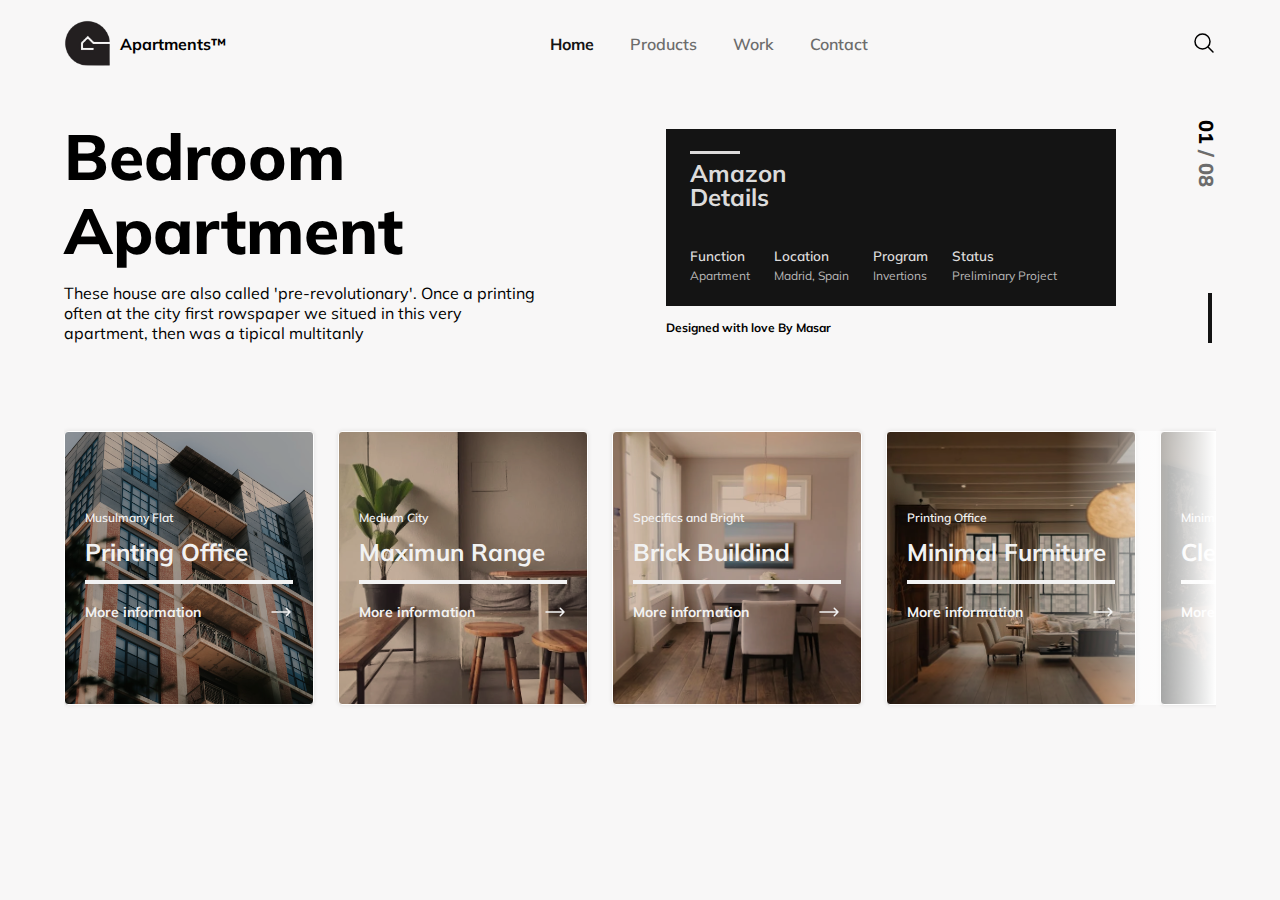
<file: apartments-landing-cover/index.html>
<!DOCTYPE html>
<html lang="en">

<head>
    <meta charset="UTF-8">
    <meta name="viewport" content="width=device-width, initial-scale=1.0">
    <title>Apartments landing cover design</title>

    <!-- css -->
    <link rel="stylesheet" href="style.css">

    <!-- font -->
    <link rel="stylesheet"
        href="https://fonts.googleapis.com/css2?family=Mulish:wght@300;400;500;600;700;800&display=swap">

    <!-- ICON -->
    <link rel="shortcut icon" href="logo.png" type="image/x-icon">
</head>

<body>

    <div class="container">
        <header class="header">
            <div class="logo">
                <img src="./logo.png" alt="" class="logo__graphic">
                <strong class="logo__txt">Apartments&trade;</strong>
            </div>

            <nav class="nav">
                <ul class="nav__list">
                    <li>
                        <a href="#" class="nav__item  is-active">Home</a>
                    </li>
                    <li>
                        <a href="#" class="nav__item">Products</a>
                    </li>
                    <li>
                        <a href="#" class="nav__item">Work</a>
                    </li>
                    <li>
                        <a href="#" class="nav__item">Contact</a>
                    </li>
                </ul>
            </nav>

            <button class="btn-search">
                <svg xmlns="http://www.w3.org/2000/svg" fill="none" viewBox="0 0 24 24" stroke-width="1.5"
                    stroke="currentColor" width="24" height="24">
                    <path stroke-linecap="round" stroke-linejoin="round"
                        d="m21 21-5.197-5.197m0 0A7.5 7.5 0 1 0 5.196 5.196a7.5 7.5 0 0 0 10.607 10.607Z" />
                </svg>

            </button>
        </header>

        <main class="main">
            <section class="cover">
                <div class="cover__content">
                    <h1 class="cover__title">Bedroom <br> Apartment</h1>
                    <p class="cover__paragraph">
                        These house are also called 'pre-revolutionary'. Once a printing often at the city first
                        rowspaper we situed in this very apartment, then was a tipical multitanly
                    </p>
                </div>

                <section class="slides">
                    <ul class="slides__graphics">
                        <li class="slides__slide">
                            <div class="slide__content">
                                <h2 class="slide__title">Amazon <br>Details</h2>
                                <ul class="slide__data">
                                    <li class="slide__data-item">
                                        <h3 class="slide__data-title">Function</h3>
                                        <p class="slide__data-txt">Apartment</p>
                                    </li>
                                    <li class="slide__data-item">
                                        <h3 class="slide__data-title">Location</h3>
                                        <p class="slide__data-txt">Madrid, Spain</p>
                                    </li>
                                    <li class="slide__data-item">
                                        <h3 class="slide__data-title">Program</h3>
                                        <p class="slide__data-txt">Invertions</p>
                                    </li>
                                    <li class="slide__data-item">
                                        <h3 class="slide__data-title">Status</h3>
                                        <p class="slide__data-txt">Preliminary Project</p>
                                    </li>
                                </ul>
                            </div>
                            <span class="slide__author">Designed with love By Masar</span>
                        </li>
                    </ul>

                    <div class="slides__controls">
                        <div class="controls__range">
                            <span class="range__current">01</span>
                            <span class="range__total">/ 08</span>
                        </div>
                        <div class="controls__line"></div>
                    </div>
                </section>
            </section>
            <div class="stn-features">
                <section class="features">
                    <article class="features__feature" style="--bg-image: url(./images/apartment_01.png);">
                        <small class="feature__small-txt">Musulmany Flat</small>
                        <h2 class="feature__title">Printing Office</h2>
                        <hr class="feature__line">
                        <button class="feature__cta">
                            <span class="feature__cta-txt">More information</span>
                            <svg xmlns="http://www.w3.org/2000/svg" fill="none" viewBox="0 0 24 24" width="24"
                                height="24" stroke-width="1.5" stroke="currentColor" class="size-6">
                                <path stroke-linecap="round" stroke-linejoin="round"
                                    d="M17.25 8.25 21 12m0 0-3.75 3.75M21 12H3" />
                            </svg>

                        </button>
                    </article>
                    <article class="features__feature" style="--bg-image: url(./images/apartment_02.png);">
                        <small class="feature__small-txt">Medium City</small>
                        <h2 class="feature__title">Maximun Range</h2>
                        <hr class="feature__line">
                        <button class="feature__cta">
                            <span class="feature__cta-txt">More information</span>
                            <svg xmlns="http://www.w3.org/2000/svg" fill="none" viewBox="0 0 24 24" width="24"
                                height="24" stroke-width="1.5" stroke="currentColor" class="size-6">
                                <path stroke-linecap="round" stroke-linejoin="round"
                                    d="M17.25 8.25 21 12m0 0-3.75 3.75M21 12H3" />
                            </svg>

                        </button>
                    </article>
                    <article class="features__feature" style="--bg-image: url(./images/apartment_03.png);">
                        <small class="feature__small-txt">Specifics and Bright</small>
                        <h2 class="feature__title">Brick Buildind</h2>
                        <hr class="feature__line">
                        <button class="feature__cta">
                            <span class="feature__cta-txt">More information</span>
                            <svg xmlns="http://www.w3.org/2000/svg" fill="none" viewBox="0 0 24 24" width="24"
                                height="24" stroke-width="1.5" stroke="currentColor" class="size-6">
                                <path stroke-linecap="round" stroke-linejoin="round"
                                    d="M17.25 8.25 21 12m0 0-3.75 3.75M21 12H3" />
                            </svg>

                        </button>
                    </article>
                    <article class="features__feature" style="--bg-image: url(./images/apartment_04.png);">
                        <small class="feature__small-txt">Printing Office</small>
                        <h2 class="feature__title">Minimal Furniture</h2>
                        <hr class="feature__line">
                        <button class="feature__cta">
                            <span class="feature__cta-txt">More information</span>
                            <svg xmlns="http://www.w3.org/2000/svg" fill="none" viewBox="0 0 24 24" width="24"
                                height="24" stroke-width="1.5" stroke="currentColor" class="size-6">
                                <path stroke-linecap="round" stroke-linejoin="round"
                                    d="M17.25 8.25 21 12m0 0-3.75 3.75M21 12H3" />
                            </svg>

                        </button>
                    </article>
                    <article class="features__feature" style="--bg-image: url(./images/apartment_05.png);">
                        <small class="feature__small-txt">Minimalist Design</small>
                        <h2 class="feature__title">Clean Design</h2>
                        <hr class="feature__line">
                        <button class="feature__cta">
                            <span class="feature__cta-txt">More information</span>
                            <svg xmlns="http://www.w3.org/2000/svg" fill="none" viewBox="0 0 24 24" width="24"
                                height="24" stroke-width="1.5" stroke="currentColor" class="size-6">
                                <path stroke-linecap="round" stroke-linejoin="round"
                                    d="M17.25 8.25 21 12m0 0-3.75 3.75M21 12H3" />
                            </svg>

                        </button>
                    </article>
                    <article class="features__feature" style="--bg-image: url(./images/apartment_06.png);">
                        <small class="feature__small-txt">Beautiful Place</small>
                        <h2 class="feature__title">The Perfect Place</h2>
                        <hr class="feature__line">
                        <button class="feature__cta">
                            <span class="feature__cta-txt">More information</span>
                            <svg xmlns="http://www.w3.org/2000/svg" fill="none" viewBox="0 0 24 24" width="24"
                                height="24" stroke-width="1.5" stroke="currentColor" class="size-6">
                                <path stroke-linecap="round" stroke-linejoin="round"
                                    d="M17.25 8.25 21 12m0 0-3.75 3.75M21 12H3" />
                            </svg>

                        </button>
                    </article>
                </section>
            </div>
        </main>
    </div>

</body>

</html>
</file>
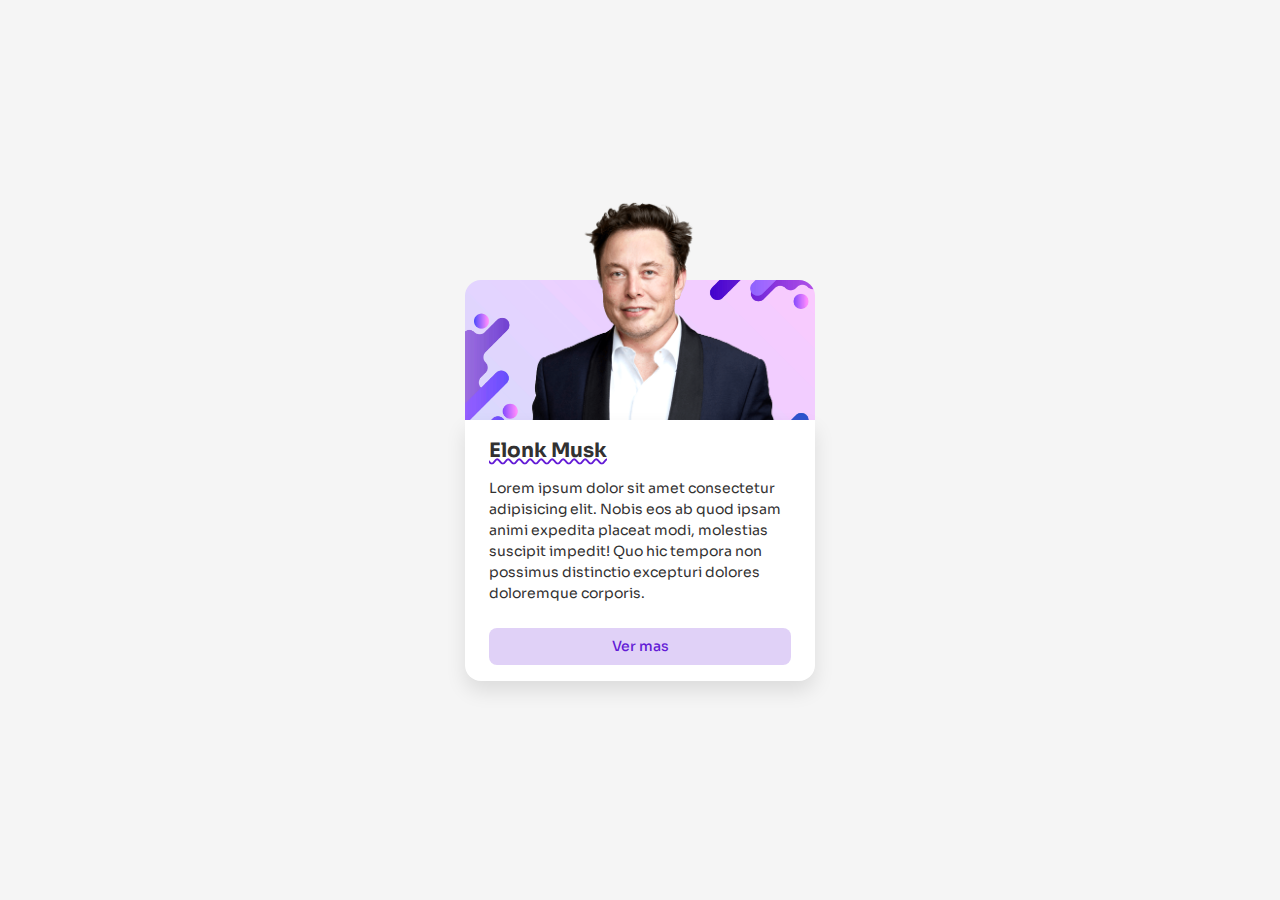
<file: card-hover-effect/index.html>
<!DOCTYPE html>
<html lang="en">

<head>
    <meta charset="UTF-8">
    <meta name="viewport" content="width=device-width, initial-scale=1.0">
    <title>Card Hover Effect</title>

    <link rel="stylesheet" href="style.css">

    <link rel="stylesheet" href="https://fonts.googleapis.com/css2?family=Sora:wght@400;500;700&display=swap">


</head>

<body>

    <article class="card">
        <div class="card__cover">
            <img src="./elon-musk.png" alt="Foto de Elonk Musk" class="card__cover-photo">
            <div class="card__cover-bg" style="--bg-img: url(./bg.jpg);"></div>
        </div>

        <div class="card__description">
            <h2 class="card__title">Elonk Musk</h2>
            <p class="card__summary">
                Lorem ipsum dolor sit amet consectetur adipisicing elit. Nobis eos ab quod ipsam animi expedita placeat
                modi, molestias suscipit impedit! Quo hic tempora non possimus distinctio excepturi dolores doloremque
                corporis.
            </p>

            <a href="#" class="card__link-info">Ver mas</a>
        </div>
    </article>

</body>

</html>
</file>
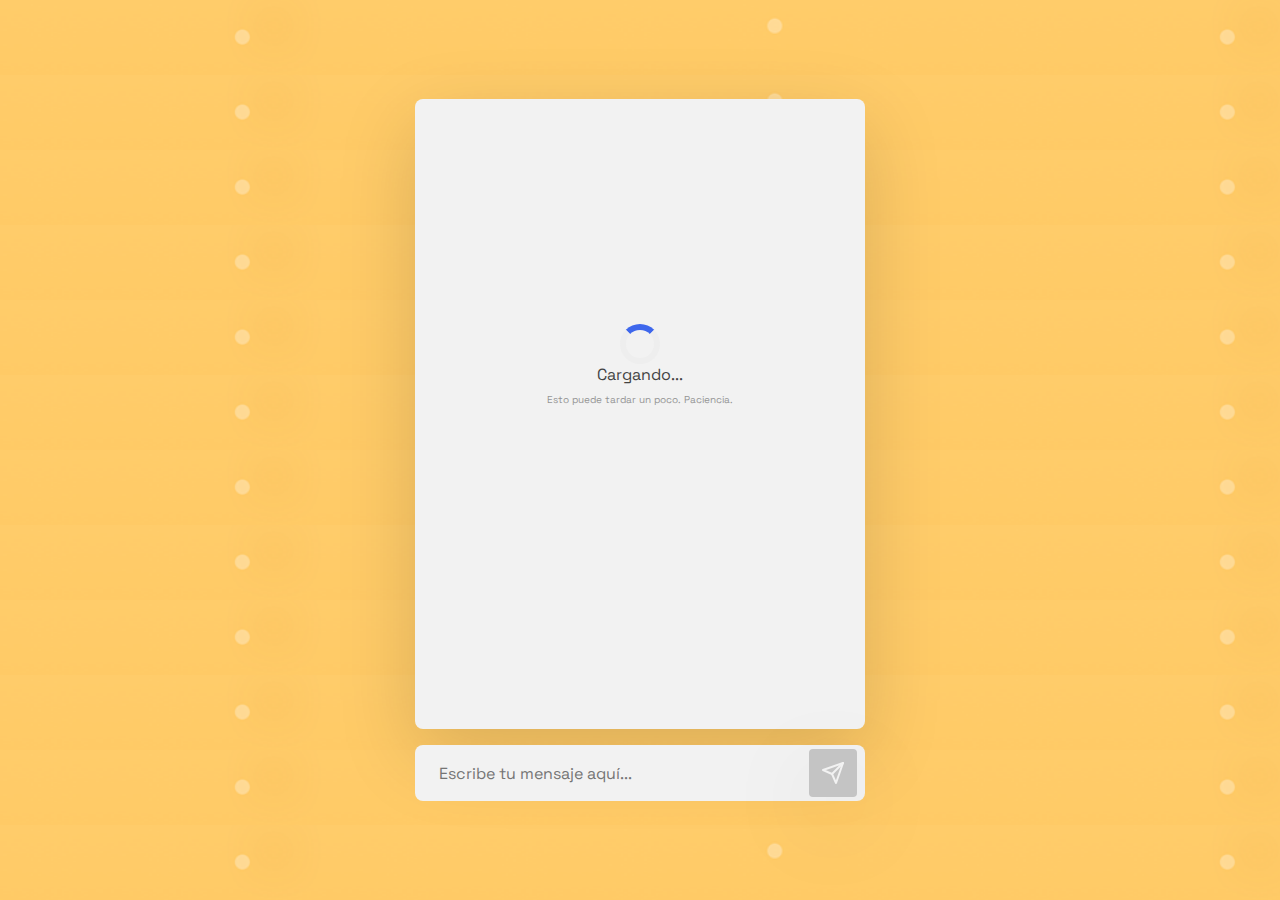
<file: chatGPT-local/index.html>
<!DOCTYPE html>
<html lang="en">

<head>
    <meta charset="UTF-8">
    <meta name="viewport" content="width=device-width, initial-scale=1.0">
    <title>chatLocal 2.0</title>

    <link rel="stylesheet" href="style.css">

    <link rel="stylesheet" href="https://fonts.googleapis.com/css2?family=Space+Grotesk:wght@300;400;500;700">
</head>

<body>

    <!-- SCRIPT -->
    <script type="module">

        // ========== COMENTADO por falta de GPU ===========
        import { CreateWebWorkerMLCEngine } from "https://esm.run/@mlc-ai/web-llm";

        const SELECT_MODEL = 'gemma-2b-it-q4f16_1-MLC'


        const $ = el => document.querySelector(el)

        // pongo delante de la variable un símbolo de $
        // para indicar que es un elemento del DOM
        const $form = $('form')
        const $input = $('input')
        const $template = $('#message-template')
        const $messages = $('ul')
        const $container = $('main')
        const $button = $('button')
        const $small = $('.info')
        const $loading = $('.loading')

        let messages = []
        let end = false

        const engine = await CreateWebWorkerMLCEngine(
            new Worker('./worker.js', { type: 'module' }),
            SELECT_MODEL,
            {
                initProgressCallback: (info) => {
                    $small.textContent = info.text

                    if (info.progress === 1 && !end) {
                        end = true
                        $loading?.parentNode?.removeChild($loading)
                        $button.removeAttribute('disabled')

                        addMessage("¡Hola! Soy un ChatGPT que se ejecuta completamente en tu navegador. ¿En qué puedo ayudarte hoy?", 'bot')
                        $input.focus()
                    }
                }
            }
        )

        $form.addEventListener('submit', async (event) => {
            event.preventDefault()
            const messageText = $input.value.trim()

            if (messageText !== '') {
                // Limpiamos el texto del input
                $input.value = ''
            }

            const userMessage = {
                role: 'user',
                content: messageText
            }
            messages.push(userMessage)

            addMessage(messageText, 'user')

            // Desactivamos el button
            $button.setAttribute('disabled', true)

            const chunks = await engine.chat.completions.create({
                messages,
                stream: true
            })

            let reply = ''
            const botMessage = addMessage('', 'bot')
            for await (const chunk of chunks) {
                const [choice] = chunk.choices
                const content = choice?.delta?.content ?? ""
                reply += content

                botMessage.textContent = reply

            }

            $button.removeAttribute('disabled')
            messages.push(
                {
                    role: 'assistant',
                    content: reply
                }
            )

            $container.scrollTop = $container.scrollHeight
        })



        function addMessage(txt, sender) {
            const clonedTemplate = $template.content.cloneNode(true)

            const $newMessage = clonedTemplate.querySelector('.message')

            const $who = clonedTemplate.querySelector('.message__who')
            const $txt = clonedTemplate.querySelector('.message__txt')

            $txt.textContent = txt;
            $who.textContent = sender === 'bot' ? 'GPT' : 'You'

            $newMessage.classList.add(sender)

            // Agregar mensaje a la lista de mensajes
            $messages.appendChild($newMessage)

            // Actualizar scroll
            $container.scrollTop = $container.scrollHeight

            return $txt
        }

    </script>

    <!-- ======================================================================== -->
    <main class="main">

        <ul class="messages">

            <li class="loading">
                <i></i>
                <h4>Cargando...</h4>
                <h5>Esto puede tardar un poco. Paciencia.</h5>
            </li>

        </ul>
    </main>

    <form class="form">
        <input placeholder="Escribe tu mensaje aquí...">
        <button disabled>
            <svg xmlns="http://www.w3.org/2000/svg" width="24" height="24" viewBox="0 0 24 24" fill="none"
                stroke="currentColor" stroke-width="2" stroke-linecap="round" stroke-linejoin="round"
                class="lucide lucide-send">
                <path d="m22 2-7 20-4-9-9-4Z" />
                <path d="M22 2 11 13" />
            </svg>
        </button>
    </form>

    <small class="info"></small>


    <template id="message-template">
        <li class="message">
            <span class="message__who"></span>
            <p class="message__txt"></p>
        </li>
    </template>

</body>

</html>
</file>
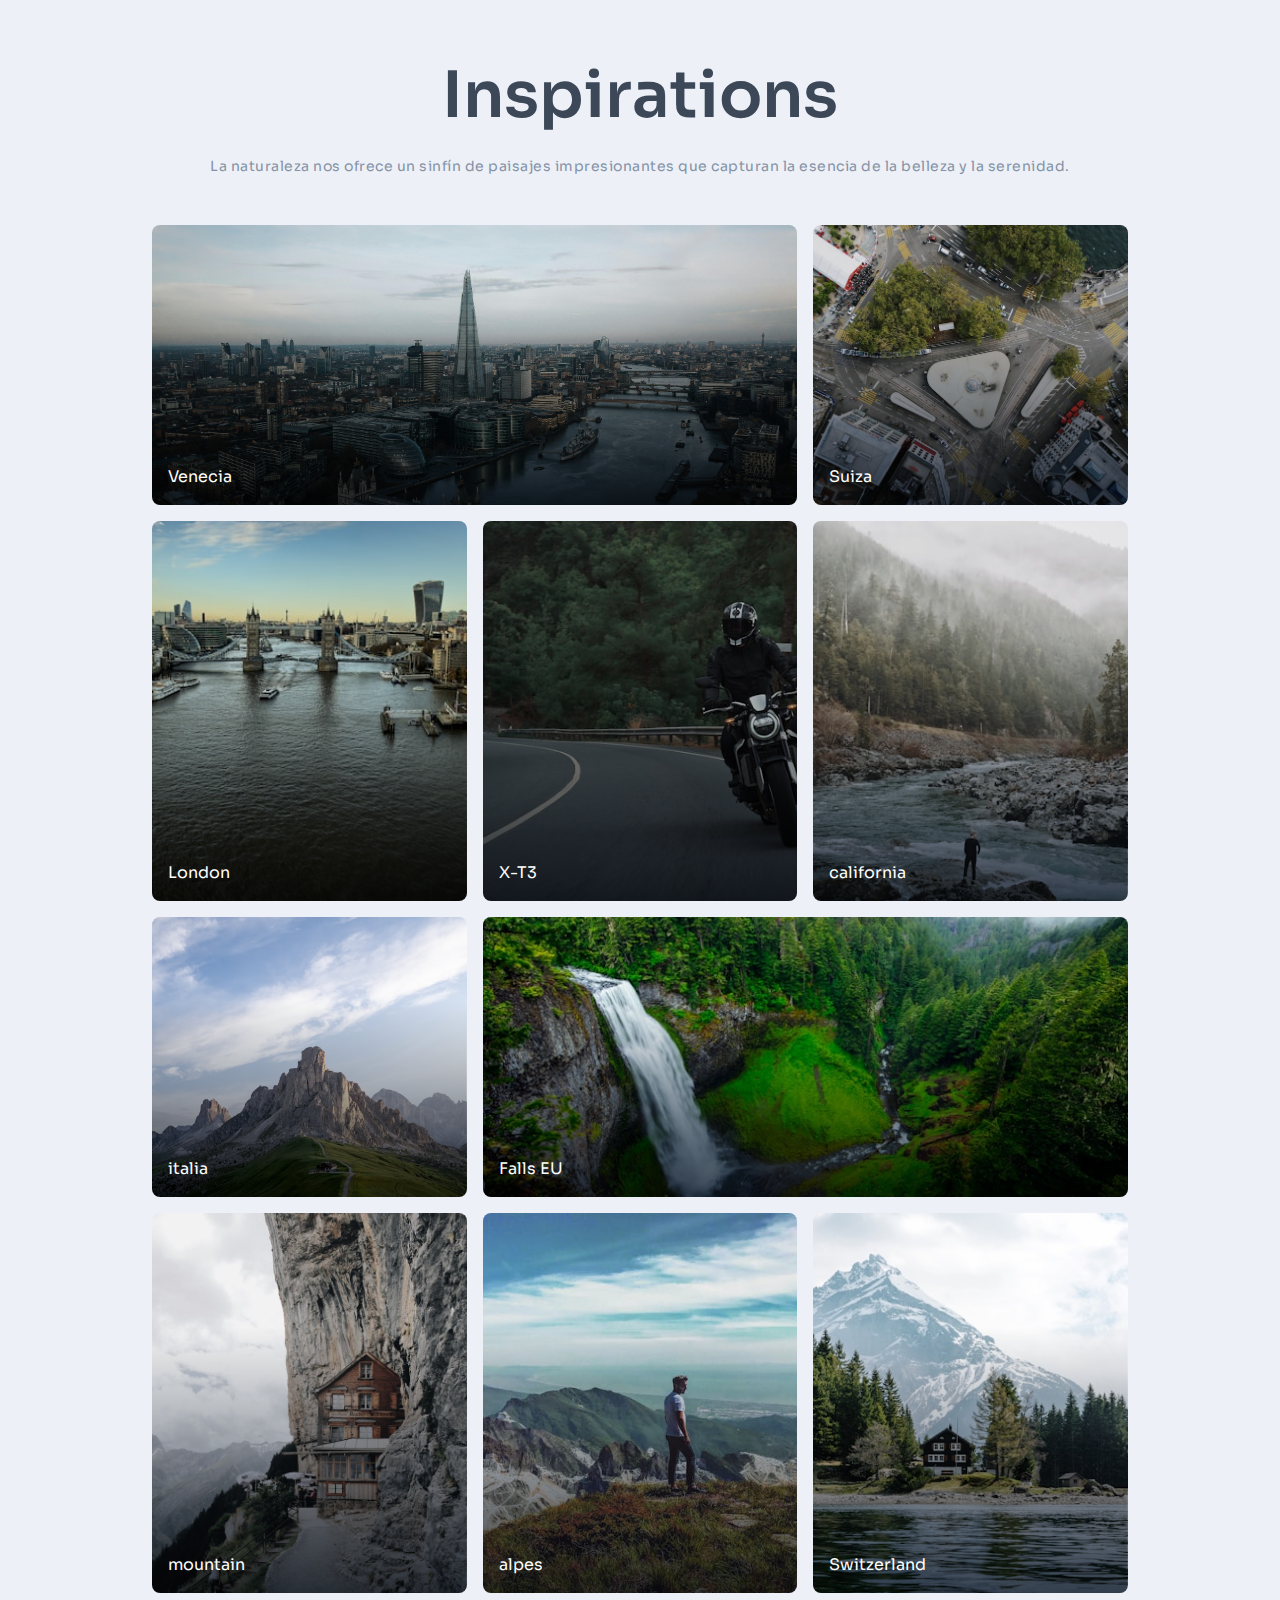
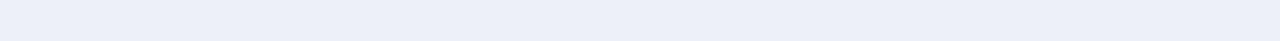
<file: image-gallery-design/index.html>
<!DOCTYPE html>
<html lang="en">

<head>
    <meta charset="UTF-8">
    <meta name="viewport" content="width=device-width, initial-scale=1.0">
    <title>Image Gallery</title>

    <link rel="stylesheet" href="index.css">

    <link rel="stylesheet" href="https://fonts.googleapis.com/css2?family=Sora:wght@300;400;500;600;700&display=swap">

</head>

<body>

    <div>
        <div class="container">
            <h1 class="title  text-center">Inspirations</h1>
            <p class="summary  text-muted  text-center">
                La naturaleza nos ofrece un sinfín de paisajes impresionantes que capturan la esencia de la belleza y la
                serenidad.
            </p>

            <section class="gallery">
                <article class="gallery-item  item-col-2" style="--bg-img: url(./assets/venecia.jpeg);">
                    Venecia
                </article>

                <article class="gallery-item" style="--bg-img: url(./assets/suiza.jpg);">
                    Suiza
                </article>

                <article class="gallery-item" style="--bg-img: url(./assets/london.jpg);">
                    London
                </article>

                <article class="gallery-item" style="--bg-img: url(./assets/xt3.jpg);">
                    X-T3
                </article>

                <article class="gallery-item" style="--bg-img: url(./assets/california-EU.jpg);">
                    california
                </article>
                
                <article class="gallery-item" style="--bg-img: url(./assets/italia.jpg);">
                    italia
                </article>
                
                <article class="gallery-item  item-col-2" style="--bg-img: url(./assets/falls-EU.jpg);">
                    Falls EU
                </article>
                
                <article class="gallery-item" style="--bg-img: url(./assets/mountain.jpg);">
                    mountain
                </article>
                
                <article class="gallery-item" style="--bg-img: url(./assets/alpes.jpg);">
                    alpes
                </article>
                
                <article class="gallery-item" style="--bg-img: url(./assets/switzerland.jpg);">
                    Switzerland
                </article>
                
            </section>

        </div>
    </div>

</body>

</html>
</file>
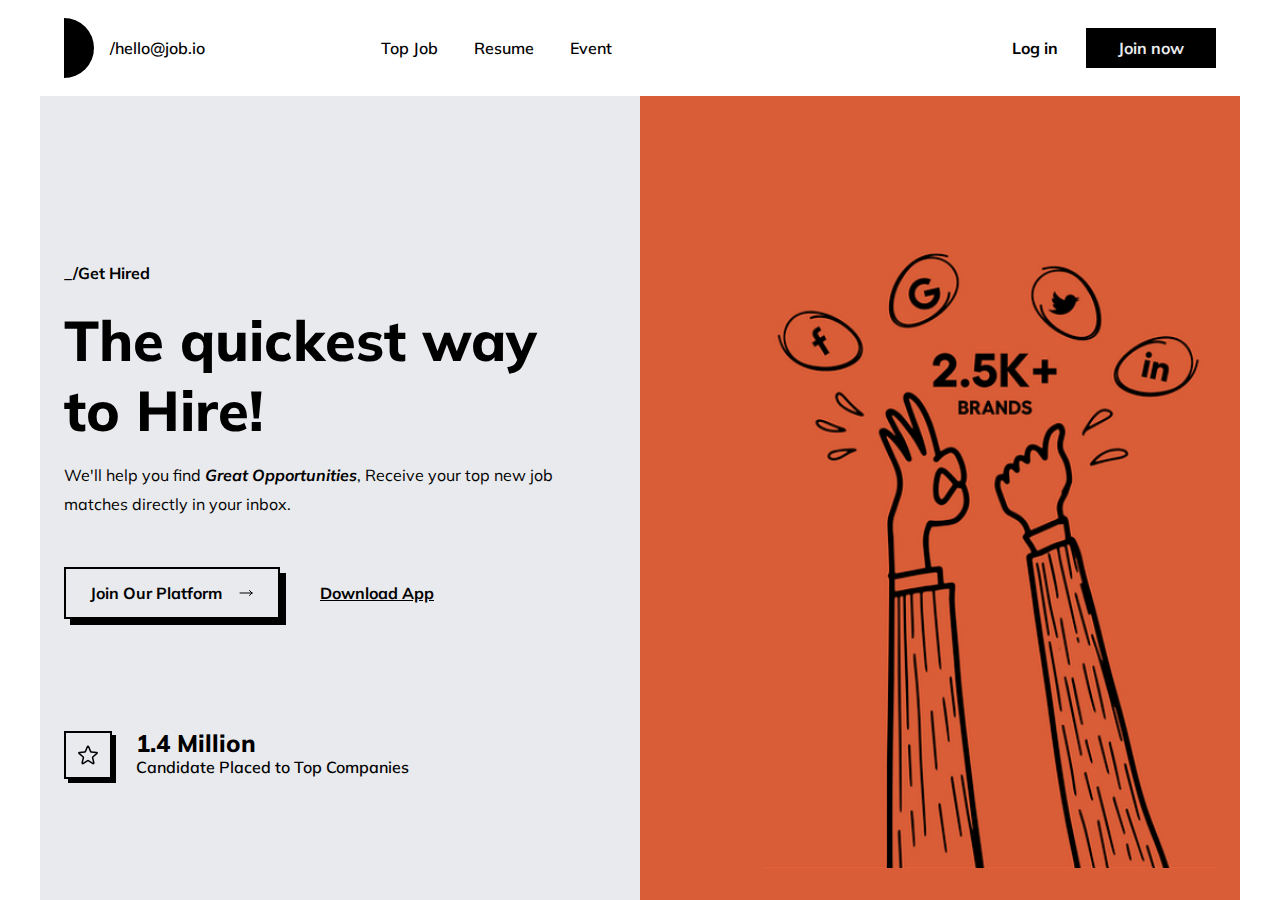
<file: job-landing-ui/index.html>
<!DOCTYPE html>
<html lang="en">

<head>
    <meta charset="UTF-8">
    <meta name="viewport" content="width=device-width, initial-scale=1.0">
    <title>Job Lanfing UI</title>

    <!-- css -->
    <link rel="stylesheet" href="style.css">

    <!-- font -->
    <link rel="stylesheet"
        href="https://fonts.googleapis.com/css2?family=Mulish:wght@300;400;500;600;700;800&display=swap">
</head>

<body>

    <div class="container">
        <header class="header">
            <div class="logo">
                <span class="logo__graphic"></span>
                <small class="logo__txt">/hello@job.io</small>
            </div>

            <nav class="nav">
                <ul class="nav__list">
                    <li>
                        <a href="#" class="nav__item">Top Job</a>
                    </li>
                    <li>
                        <a href="#" class="nav__item">Resume</a>
                    </li>
                    <li>
                        <a href="#" class="nav__item">Event</a>
                    </li>
                </ul>
            </nav>

            <ul class="auth-actions">
                <button class="auth-login">Log in</button>
                <button class="auth-join">Join now</button>
            </ul>
        </header>

        <main class="main">
            <section class="cover">
                <div class="cover__content">
                    <header class="cover__header">
                        <span class="cover__header-breadcrumb">_/Get Hired</span>
                        <h1 class="cover__header-title">The quickest way to Hire!</h1>
                    </header>
                    <div class="cover__body">
                        <p class="cover__body-paragraph">
                            We'll help you find <strong>Great Opportunities</strong>, Receive your
                            top new job matches directly in your inbox.
                        </p>

                        <div class="group-cta">
                            <button class="main-cta  cta  shadow-style">
                                <span>Join Our Platform</span>

                                <svg xmlns="http://www.w3.org/2000/svg" width="16" height="24" fill="none"
                                    viewBox="0 0 24 24" stroke-width="1.5" stroke="currentColor" class="size-6">
                                    <path stroke-linecap="round" stroke-linejoin="round"
                                        d="M17.25 8.25 21 12m0 0-3.75 3.75M21 12H3" />
                                </svg>

                            </button>

                            <a href="#" class="secondary-cta  cta">Download App</a>
                        </div>
                    </div>
                    <footer class="cover__footer">
                        <div class="box  shadow-style">
                            <svg xmlns="http://www.w3.org/2000/svg" fill="none" viewBox="0 0 24 24" stroke-width="1.5"
                                stroke="currentColor" class="size-6" width="24px" height="24">
                                <path stroke-linecap="round" stroke-linejoin="round"
                                    d="M11.48 3.499a.562.562 0 0 1 1.04 0l2.125 5.111a.563.563 0 0 0 .475.345l5.518.442c.499.04.701.663.321.988l-4.204 3.602a.563.563 0 0 0-.182.557l1.285 5.385a.562.562 0 0 1-.84.61l-4.725-2.885a.562.562 0 0 0-.586 0L6.982 20.54a.562.562 0 0 1-.84-.61l1.285-5.386a.562.562 0 0 0-.182-.557l-4.204-3.602a.562.562 0 0 1 .321-.988l5.518-.442a.563.563 0 0 0 .475-.345L11.48 3.5Z" />
                            </svg>

                        </div>

                        <div class="cover__footer-info">
                            <p class="cover__footer-span">1.4 Million</p>
                            <p class="cover__footer-text">Candidate Placed to Top Companies</p>
                        </div>
                    </footer>
                </div>
                <div class="cover__graphic">
                    <img src="./graphic.png" alt="">
                </div>
            </section>
        </main>
    </div>

</body>

</html>
</file>
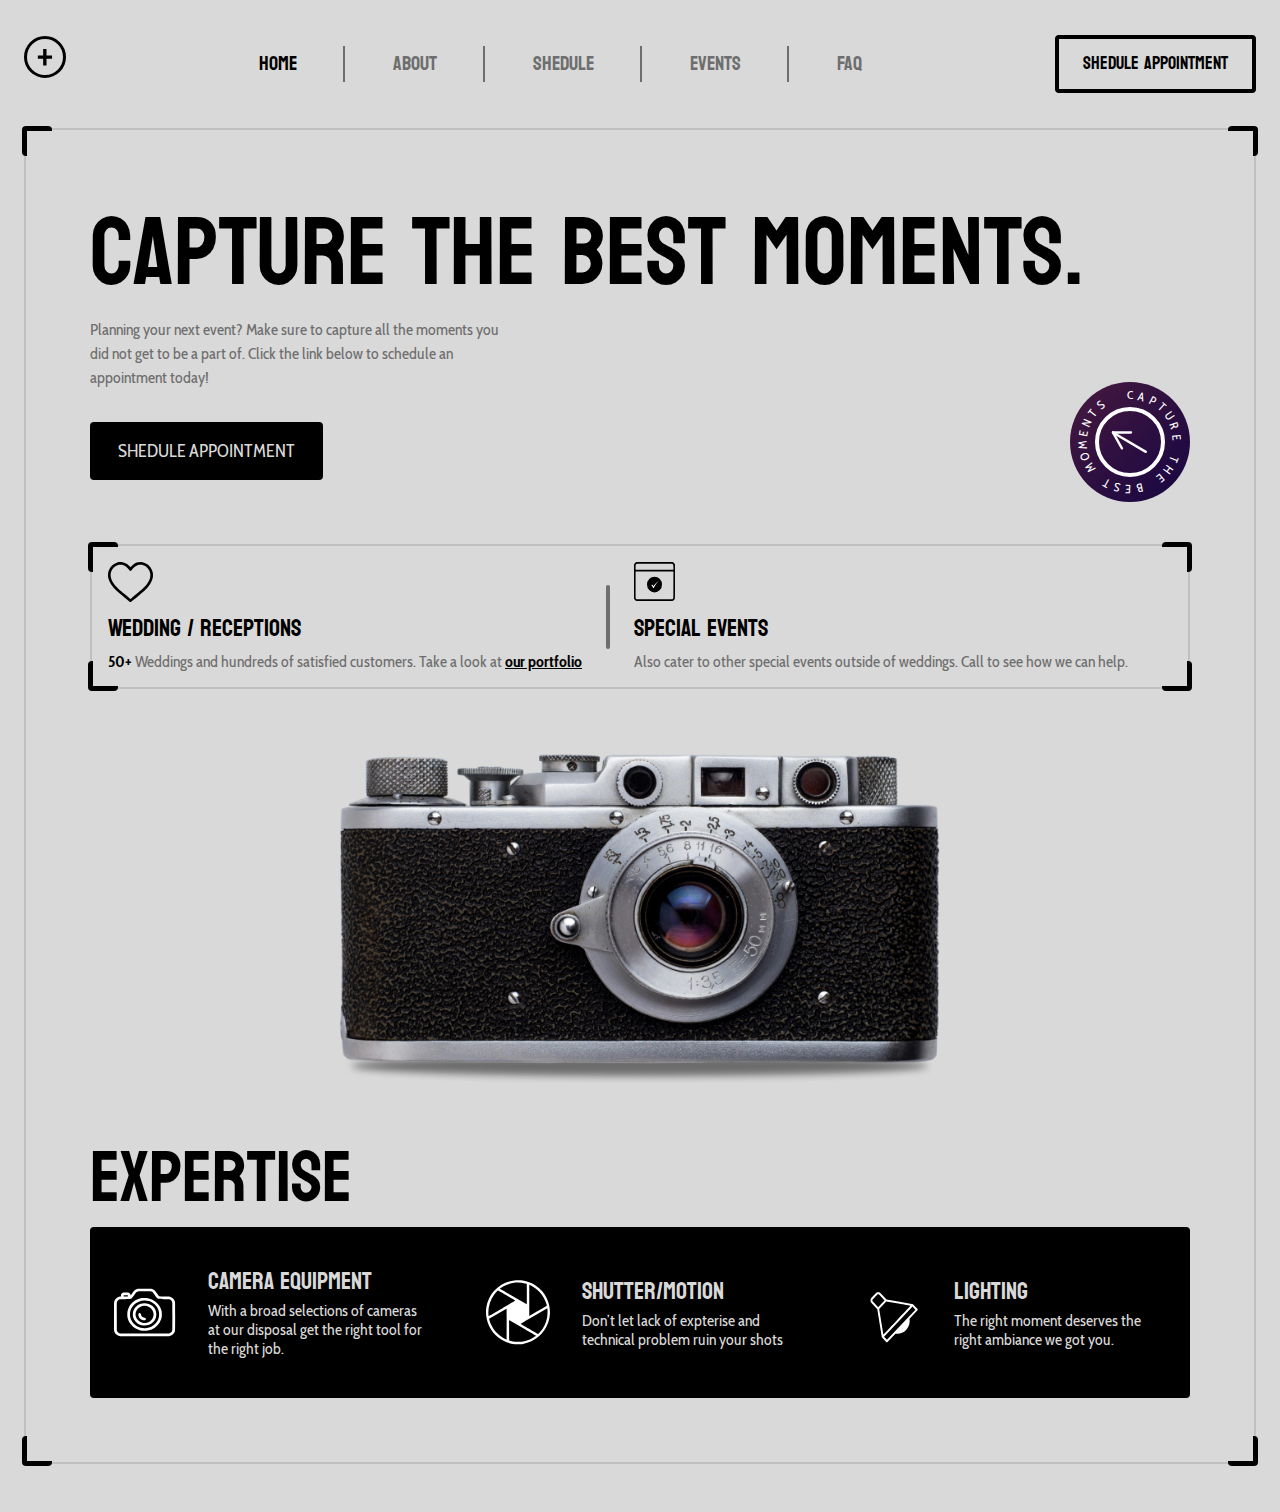
<file: photography-cover-design/index.html>
<!DOCTYPE html>
<html lang="en">

<head>
    <meta charset="UTF-8">
    <meta name="viewport" content="width=device-width, initial-scale=1.0">
    <title>Photography website cover design</title>

    <link rel="preconnect" href="https://fonts.googleapis.com">
    <link rel="preconnect" href="https://fonts.gstatic.com" crossorigin>
    <link href="https://fonts.googleapis.com/css2?family=Cabin+Condensed:wght@400;500;600;700&family=Bayon&display=swap"
        rel="stylesheet">

    <link rel="stylesheet" href="style.css">
</head>

<body>

    <header class="header">
        <div class="container  container--header">
            <div class="logo">
                <img src="./assets/logo.svg" alt="Logo de la marca">
            </div>
            <nav class="navigation">
                <ul class="nav-list js-nav">
                    <li class="nav-list__item  is-active">
                        <a href="#" class="nav-list__item-link">HOME</a>
                    </li>
                    <li class="nav-list__item">
                        <a href="#" class="nav-list__item-link">ABOUT</a>
                    </li>
                    <li class="nav-list__item">
                        <a href="#" class="nav-list__item-link">SHEDULE</a>
                    </li>
                    <li class="nav-list__item">
                        <a href="#" class="nav-list__item-link">EVENTS</a>
                    </li>
                    <li class="nav-list__item">
                        <a href="#" class="nav-list__item-link">FAQ</a>
                    </li>
                </ul>
            </nav>

            <button class="btn-cta  btn-cta--header" hidden>SHEDULE APPOINTMENT</button>

            <button hidden-desktop class="toggle-menu js-btn-menu">
                <img class="toggle-menu__icon" src="./assets/menu-icon.svg"
                    alt="Icono para mostrar o ocultar el menu de navegación">
            </button>
        </div>
    </header>

    <main class="page-main">
        <section class="hero">
            <div class="container container--hero">
                <div class="ctm-box ctm-box--hero">
                    <div>
                        <span class="ctm-box__rect"></span>
                        <span class="ctm-box__rect"></span>
                        <span class="ctm-box__rect"></span>
                        <span class="ctm-box__rect"></span>
                    </div>

                    <div class="hero__content">
                        <div class="hero__description">
                            <h1 class="hero__title">
                                Capture The Best Moments.
                            </h1>

                            <p class="hero__summary">
                                <span>
                                    Planning your next event? Make sure to capture all the moments you did not get to be
                                    a
                                    part of. Click the link below to
                                    schedule an appointment today!
                                </span>

                            <div class="circle" hidden>
                                <div class="text js-circle-text">CAPTURE THE BEST MOMENTS</div>
                                <div class="subcircle">
                                    <img src="./assets/arrow.svg" alt="" class="subcircle-img">
                                </div>
                            </div>
                            </p>

                            <button class="btn-cta btn-cta--hero">SHEDULE APPOINTMENT</button>

                            <div class="ctm-box ctm-box--details details">
                                <div>
                                    <span class="ctm-box__rect"></span>
                                    <span class="ctm-box__rect"></span>
                                    <span class="ctm-box__rect"></span>
                                    <span class="ctm-box__rect"></span>
                                </div>

                                <div class="details__item">
                                    <img src="./assets/heart.svg" alt="Imagen de un corazon" class="details__img">
                                    <h2 class="details__title">
                                        Wedding / Receptions
                                    </h2>

                                    <p class="details__summary">
                                        <strong>50+</strong> Weddings and hundreds of satisfied customers. Take a look
                                        at <a href="#" class="link">our portfolio</a>
                                    </p>
                                </div>

                                <span class="divider"></span>

                                <div class="details__item">
                                    <img src="./assets/calendar.svg" alt="Imagen de un corazon" class="details__img">
                                    <h2 class="details__title">
                                        Special Events
                                    </h2>

                                    <p class="details__summary">
                                        Also cater to other special events outside of weddings. Call to see how we can
                                        help.
                                    </p>
                                </div>
                            </div>
                        </div>

                        <img src="./assets/camera.png" alt="Imagen de una camara fotografica" class="hero__graphic">
                    </div>

                    <footer class="hero__footer">
                        <h2 class="hero__title">Expertise</h2>
                        <div class="hero__features features">
                            <div class="features__item">
                                <img src="./assets/camera-svg.svg" alt="" class="features__item-img">
                                <div>
                                    <h3 class="hero__title features__item-title">
                                        camera Equipment
                                    </h3>
                                    <p class="features__item-info">
                                        With a broad selections of cameras at our disposal get the right tool for the
                                        right job.
                                    </p>
                                </div>
                            </div>

                            <div class="features__item">
                                <img src="./assets/camera-motion.svg" alt="" class="features__item-img">
                                <div>
                                    <h3 class="hero__title features__item-title">
                                        Shutter/motion
                                    </h3>
                                    <p class="features__item-info">
                                        Don’t let lack of expterise and technical problem ruin your shots
                                    </p>
                                </div>
                            </div>

                            <div class="features__item">
                                <img src="./assets/lampara.svg" alt="" class="features__item-img">
                                <div>
                                    <h3 class="hero__title features__item-title">
                                        Lighting
                                    </h3>
                                    <p class="features__item-info">
                                        The right moment deserves the right ambiance we got you.
                                    </p>
                                </div>
                            </div>
                        </div>
                    </footer>
                </div>
            </div>
        </section>
    </main>

    <script type="module" src="./main.js"></script>

</body>

</html>
</file>
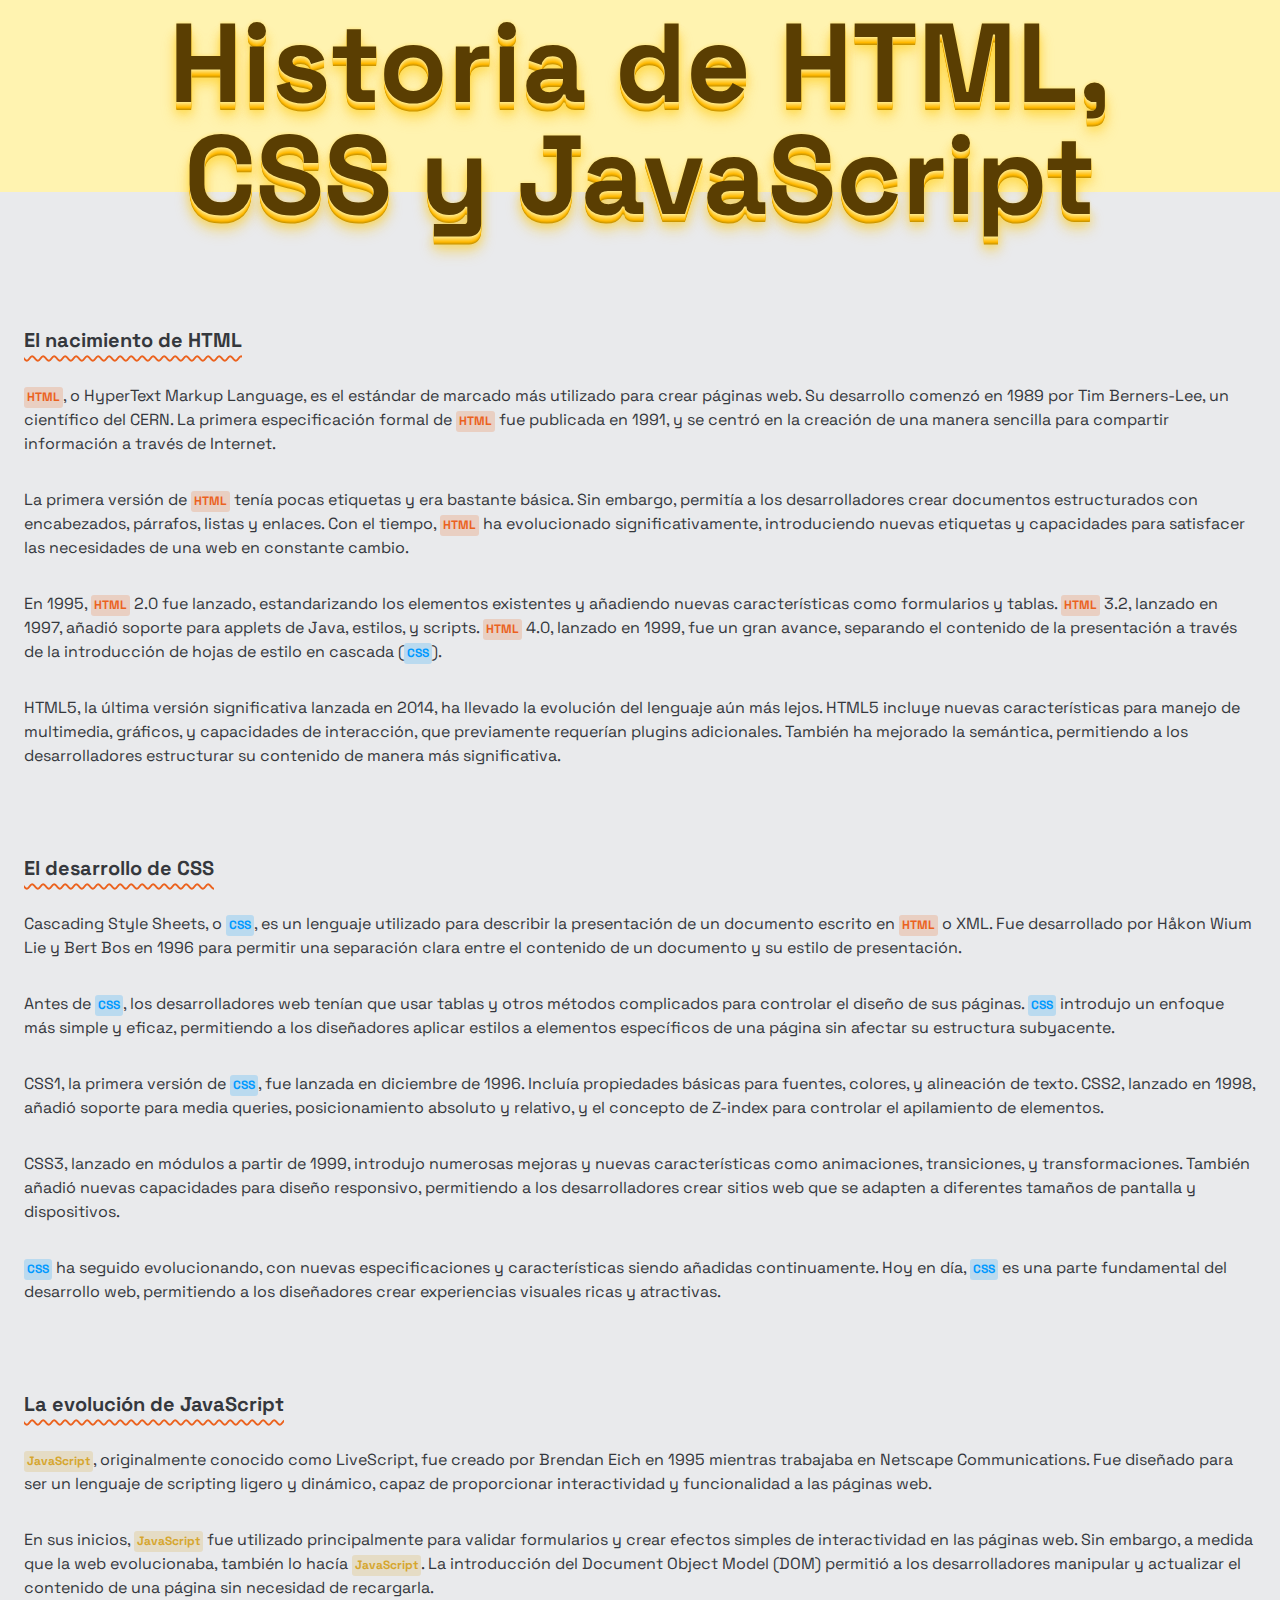
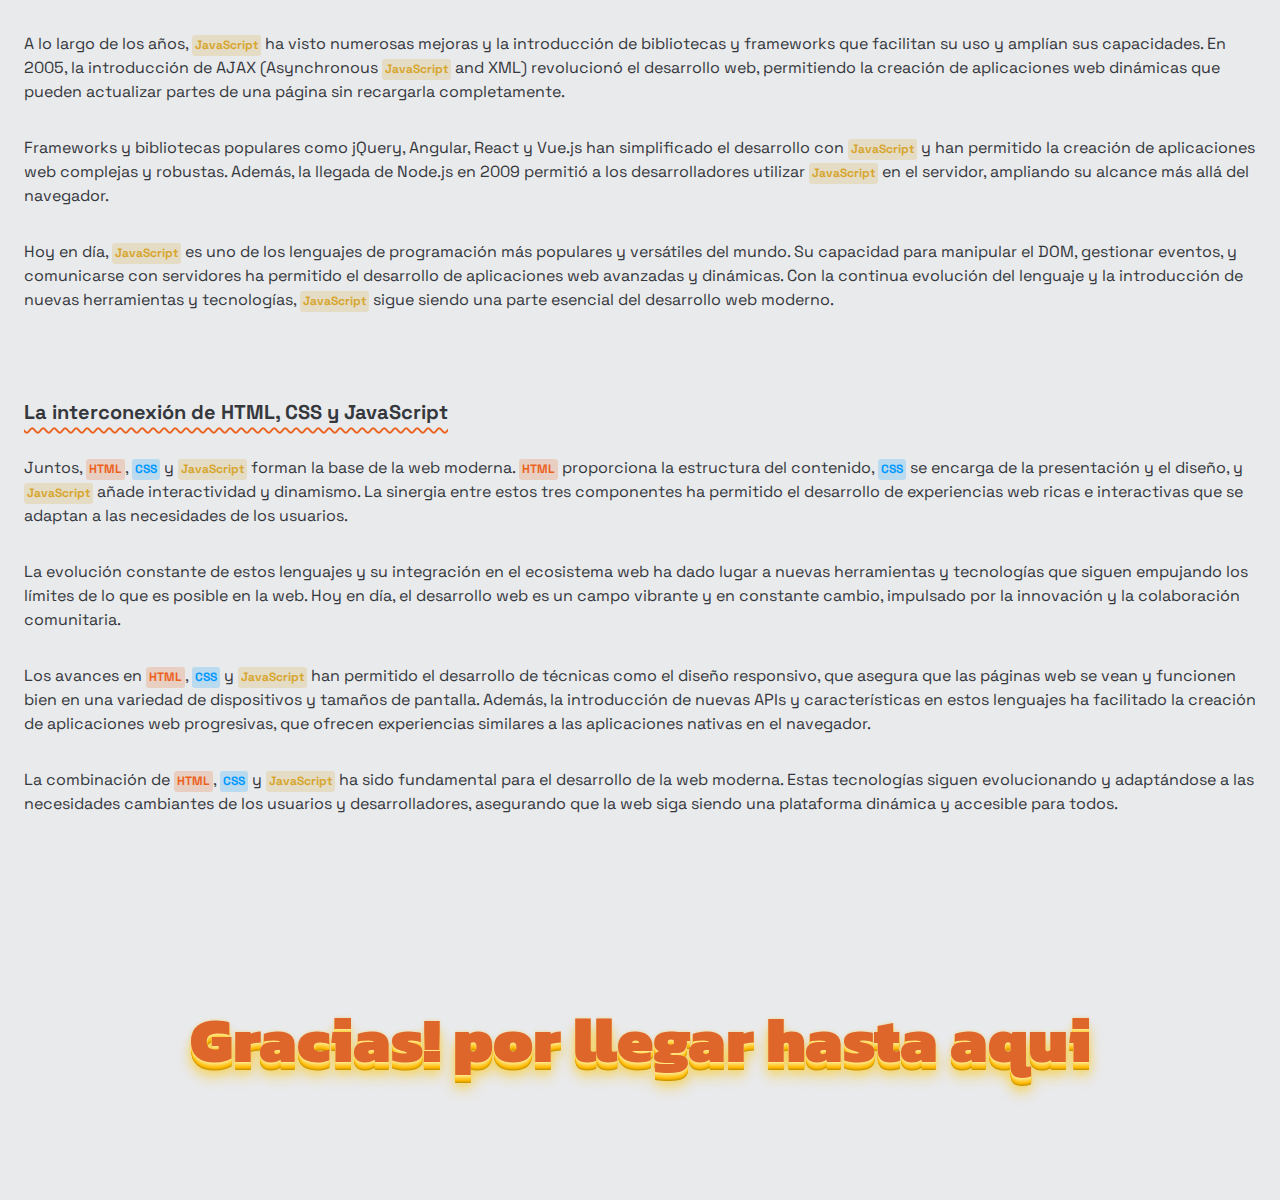
<file: scroll-top-button/index.html>
<!DOCTYPE html>
<html lang="en">

<head>
    <meta charset="UTF-8">
    <meta name="viewport" content="width=device-width, initial-scale=1.0">
    <title>Historia de HTML, CSS y JavaScript</title>

    <link rel="stylesheet" href="style.css">
    <link rel="stylesheet"
        href="https://fonts.googleapis.com/css2?family=Space+Grotesk:wght@300;400;500;700&family=Kanit:wght@900&display=swap">
    <link rel="shortcut icon" href="favicon.png" type="image/x-icon">

    <script type="module" src="main.js" defer></script>

</head>

<body>

    <button class="scroll-btn" id="btn">
        <span class="scroll-btn__icon">
            <svg xmlns="http://www.w3.org/2000/svg" fill="none" width="24" height="24" viewBox="0 0 24 24"
                stroke-width="3" stroke="currentColor">
                <path stroke-linecap="round" stroke-linejoin="round" d="m4.5 15.75 7.5-7.5 7.5 7.5" />
            </svg>

        </span>
    </button>

    <main>
        <header>
            <h1 class="main-title">Historia de HTML, CSS y JavaScript</h1>
        </header>

        <section class="container">
            <h2 class="subtitle">El nacimiento de HTML</h2>
            <p>
                HTML, o HyperText Markup Language, es el estándar de marcado más utilizado para crear páginas web. Su
                desarrollo comenzó en 1989 por Tim Berners-Lee, un científico del CERN. La primera especificación formal
                de HTML fue publicada en 1991, y se centró en la creación de una manera sencilla para compartir
                información a través de Internet.
            </p>
            <p>
                La primera versión de HTML tenía pocas etiquetas y era bastante básica. Sin embargo, permitía a los
                desarrolladores crear documentos estructurados con encabezados, párrafos, listas y enlaces. Con el
                tiempo, HTML ha evolucionado significativamente, introduciendo nuevas etiquetas y capacidades para
                satisfacer las necesidades de una web en constante cambio.
            </p>
            <p>
                En 1995, HTML 2.0 fue lanzado, estandarizando los elementos existentes y añadiendo nuevas
                características como formularios y tablas. HTML 3.2, lanzado en 1997, añadió soporte para applets de
                Java, estilos, y scripts. HTML 4.0, lanzado en 1999, fue un gran avance, separando el contenido de la
                presentación a través de la introducción de hojas de estilo en cascada (CSS).
            </p>
            <p>
                HTML5, la última versión significativa lanzada en 2014, ha llevado la evolución del lenguaje aún más
                lejos. HTML5 incluye nuevas características para manejo de multimedia, gráficos, y capacidades de
                interacción, que previamente requerían plugins adicionales. También ha mejorado la semántica,
                permitiendo a los desarrolladores estructurar su contenido de manera más significativa.
            </p>
        </section>

        <section class="container">
            <h2 class="subtitle">El desarrollo de CSS</h2>
            <p>
                Cascading Style Sheets, o CSS, es un lenguaje utilizado para describir la presentación de un documento
                escrito en HTML o XML. Fue desarrollado por Håkon Wium Lie y Bert Bos en 1996 para permitir una
                separación clara entre el contenido de un documento y su estilo de presentación.
            </p>
            <p>
                Antes de CSS, los desarrolladores web tenían que usar tablas y otros métodos complicados para controlar
                el diseño de sus páginas. CSS introdujo un enfoque más simple y eficaz, permitiendo a los diseñadores
                aplicar estilos a elementos específicos de una página sin afectar su estructura subyacente.
            </p>
            <p>
                CSS1, la primera versión de CSS, fue lanzada en diciembre de 1996. Incluía propiedades básicas para
                fuentes, colores, y alineación de texto. CSS2, lanzado en 1998, añadió soporte para media queries,
                posicionamiento absoluto y relativo, y el concepto de Z-index para controlar el apilamiento de
                elementos.
            </p>
            <p>
                CSS3, lanzado en módulos a partir de 1999, introdujo numerosas mejoras y nuevas características como
                animaciones, transiciones, y transformaciones. También añadió nuevas capacidades para diseño responsivo,
                permitiendo a los desarrolladores crear sitios web que se adapten a diferentes tamaños de pantalla y
                dispositivos.
            </p>
            <p>
                CSS ha seguido evolucionando, con nuevas especificaciones y características siendo añadidas
                continuamente. Hoy en día, CSS es una parte fundamental del desarrollo web, permitiendo a los
                diseñadores crear experiencias visuales ricas y atractivas.
            </p>
        </section>

        <section class="container">
            <h2 class="subtitle">La evolución de JavaScript</h2>
            <p>
                JavaScript, originalmente conocido como LiveScript, fue creado por Brendan Eich en 1995 mientras
                trabajaba en Netscape Communications. Fue diseñado para ser un lenguaje de scripting ligero y dinámico,
                capaz de proporcionar interactividad y funcionalidad a las páginas web.
            </p>
            <p>
                En sus inicios, JavaScript fue utilizado principalmente para validar formularios y crear efectos simples
                de interactividad en las páginas web. Sin embargo, a medida que la web evolucionaba, también lo hacía
                JavaScript. La introducción del Document Object Model (DOM) permitió a los desarrolladores manipular y
                actualizar el contenido de una página sin necesidad de recargarla.
            </p>
            <p>
                A lo largo de los años, JavaScript ha visto numerosas mejoras y la introducción de bibliotecas y
                frameworks que facilitan su uso y amplían sus capacidades. En 2005, la introducción de AJAX
                (Asynchronous JavaScript and XML) revolucionó el desarrollo web, permitiendo la creación de aplicaciones
                web dinámicas que pueden actualizar partes de una página sin recargarla completamente.
            </p>
            <p>
                Frameworks y bibliotecas populares como jQuery, Angular, React y Vue.js han simplificado el desarrollo
                con JavaScript y han permitido la creación de aplicaciones web complejas y robustas. Además, la llegada
                de Node.js en 2009 permitió a los desarrolladores utilizar JavaScript en el servidor, ampliando su
                alcance más allá del navegador.
            </p>
            <p>
                Hoy en día, JavaScript es uno de los lenguajes de programación más populares y versátiles del mundo. Su
                capacidad para manipular el DOM, gestionar eventos, y comunicarse con servidores ha permitido el
                desarrollo de aplicaciones web avanzadas y dinámicas. Con la continua evolución del lenguaje y la
                introducción de nuevas herramientas y tecnologías, JavaScript sigue siendo una parte esencial del
                desarrollo web moderno.
            </p>
        </section>

        <section class="container">
            <h2 class="subtitle">La interconexión de HTML, CSS y JavaScript</h2>
            <p>
                Juntos, HTML, CSS y JavaScript forman la base de la web moderna. HTML proporciona la estructura del
                contenido, CSS se encarga de la presentación y el diseño, y JavaScript añade interactividad y dinamismo.
                La sinergia entre estos tres componentes ha permitido el desarrollo de experiencias web ricas e
                interactivas que se adaptan a las necesidades de los usuarios.
            </p>
            <p>
                La evolución constante de estos lenguajes y su integración en el ecosistema web ha dado lugar a nuevas
                herramientas y tecnologías que siguen empujando los límites de lo que es posible en la web. Hoy en día,
                el desarrollo web es un campo vibrante y en constante cambio, impulsado por la innovación y la
                colaboración comunitaria.
            </p>
            <p>
                Los avances en HTML, CSS y JavaScript han permitido el desarrollo de técnicas como el diseño responsivo,
                que asegura que las páginas web se vean y funcionen bien en una variedad de dispositivos y tamaños de
                pantalla. Además, la introducción de nuevas APIs y características en estos lenguajes ha facilitado la
                creación de aplicaciones web progresivas, que ofrecen experiencias similares a las aplicaciones nativas
                en el navegador.
            </p>
            <p>
                La combinación de HTML, CSS y JavaScript ha sido fundamental para el desarrollo de la web moderna. Estas
                tecnologías siguen evolucionando y adaptándose a las necesidades cambiantes de los usuarios y
                desarrolladores, asegurando que la web siga siendo una plataforma dinámica y accesible para todos.
            </p>
        </section>
    </main>

    <footer class="container">
        Gracias! por llegar hasta aqui
    </footer>

</body>

</html>
</file>
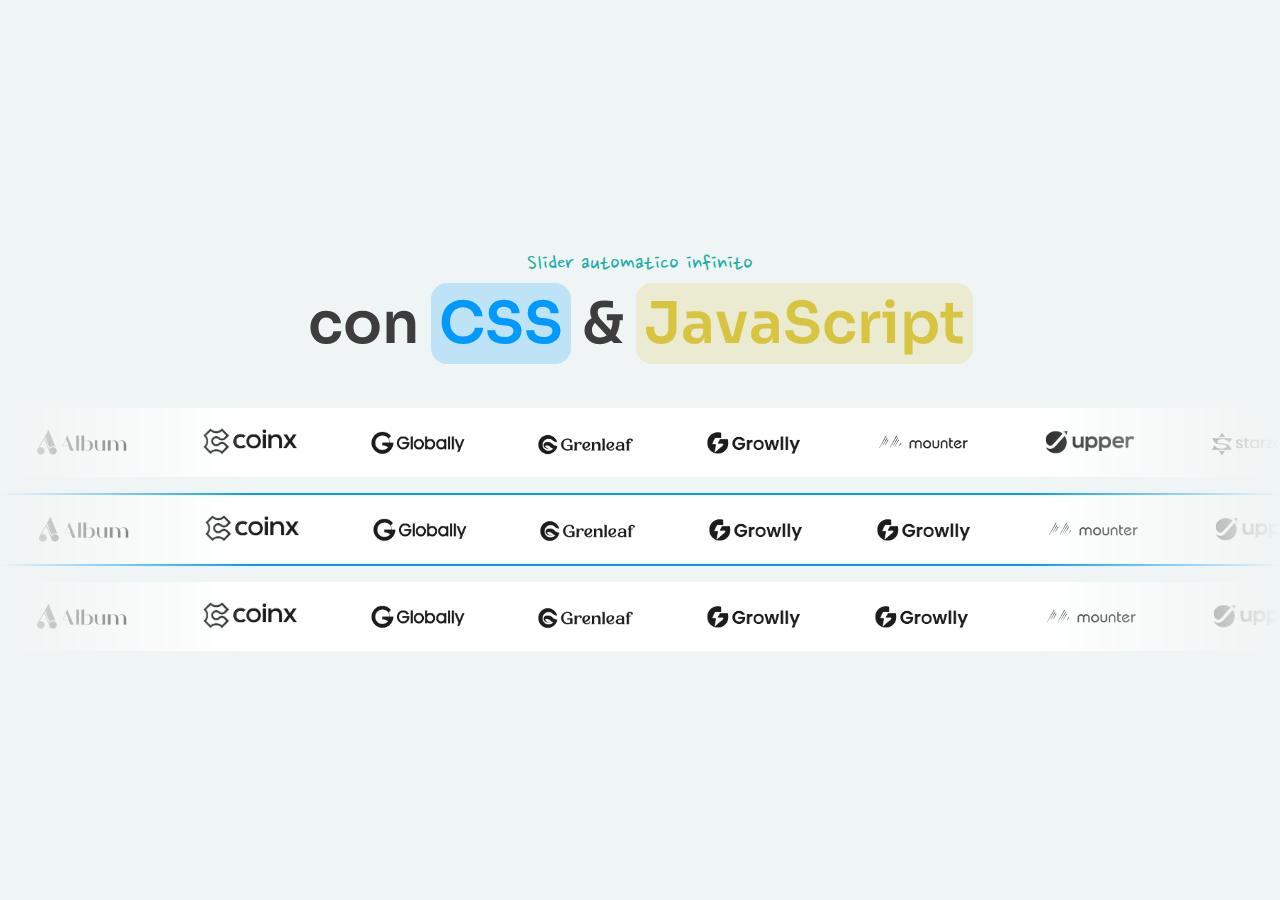
<file: slider-infinito-only-css/index.html>
<!DOCTYPE html>
<html lang="en">

<head>
    <meta charset="UTF-8">
    <meta name="viewport" content="width=device-width, initial-scale=1.0">
    <title>Slider Infinito</title>
    <link rel="stylesheet" href="style.css">

    <!-- FUNETES -->
    <link rel="stylesheet"
        href="https://fonts.googleapis.com/css2?family=Sora:wght@400;600&family=Nanum+Pen+Script&display=swap">

</head>

<body>

    <h1>Slider automatico infinito</h1>
    <h2>con <span style="--clr: #09f;--clr-transparent: rgba(0, 153, 255, 0.2);">CSS</span> & <span
            style="--clr: hsl(53, 65%, 55%); --clr-transparent: hsla(53, 65%, 55%, 0.2);">JavaScript</span></h2>

    <section class="slider">
        <ul class="slider__track">
            <img src="./logos/slider1_1.png" alt="" class="slider__item">
            <img src="./logos/slider1_2.png" alt="" class="slider__item">
            <img src="./logos/slider1_3.png" alt="" class="slider__item">
            <img src="./logos/slider1_4.png" alt="" class="slider__item">
            <img src="./logos/slider1_5.png" alt="" class="slider__item">
            <img src="./logos/slider1_6.png" alt="" class="slider__item">
            <img src="./logos/slider1_7.png" alt="" class="slider__item">
            <img src="./logos/slider1_8.png" alt="" class="slider__item">
            <img src="./logos/slider1_9.png" alt="" class="slider__item">
            <img src="./logos/slider1_10.png" alt="" class="slider__item">
        </ul>
    </section>
    <section class="slider">
        <ul class="slider__track">
            <img src="./logos/slider1_1.png" alt="" class="slider__item">
            <img src="./logos/slider1_2.png" alt="" class="slider__item">
            <img src="./logos/slider1_3.png" alt="" class="slider__item">
            <img src="./logos/slider1_4.png" alt="" class="slider__item">
            <img src="./logos/slider1_5.png" alt="" class="slider__item">
            <img src="./logos/slider1_5.png" alt="" class="slider__item">
            <img src="./logos/slider1_6.png" alt="" class="slider__item">
            <img src="./logos/slider1_7.png" alt="" class="slider__item">
            <img src="./logos/slider1_8.png" alt="" class="slider__item">
            <img src="./logos/slider1_9.png" alt="" class="slider__item">
            <img src="./logos/slider1_10.png" alt="" class="slider__item">
        </ul>
    </section>
    <section class="slider">
        <ul class="slider__track">
            <img src="./logos/slider1_1.png" alt="" class="slider__item">
            <img src="./logos/slider1_2.png" alt="" class="slider__item">
            <img src="./logos/slider1_3.png" alt="" class="slider__item">
            <img src="./logos/slider1_4.png" alt="" class="slider__item">
            <img src="./logos/slider1_5.png" alt="" class="slider__item">
            <img src="./logos/slider1_5.png" alt="" class="slider__item">
            <img src="./logos/slider1_6.png" alt="" class="slider__item">
            <img src="./logos/slider1_7.png" alt="" class="slider__item">
            <img src="./logos/slider1_8.png" alt="" class="slider__item">
            <img src="./logos/slider1_9.png" alt="" class="slider__item">
            <img src="./logos/slider1_10.png" alt="" class="slider__item">
        </ul>
    </section>
    
    

    <!-- SCRIPT -->
     <script>
         const sliderContainer = document.querySelectorAll('.slider')
         
         sliderContainer.forEach(slider => {
            const sliderClone = slider.querySelector('.slider__track').cloneNode(true)
            slider.appendChild(sliderClone)
        })

     </script>

</body>

</html>
</file>
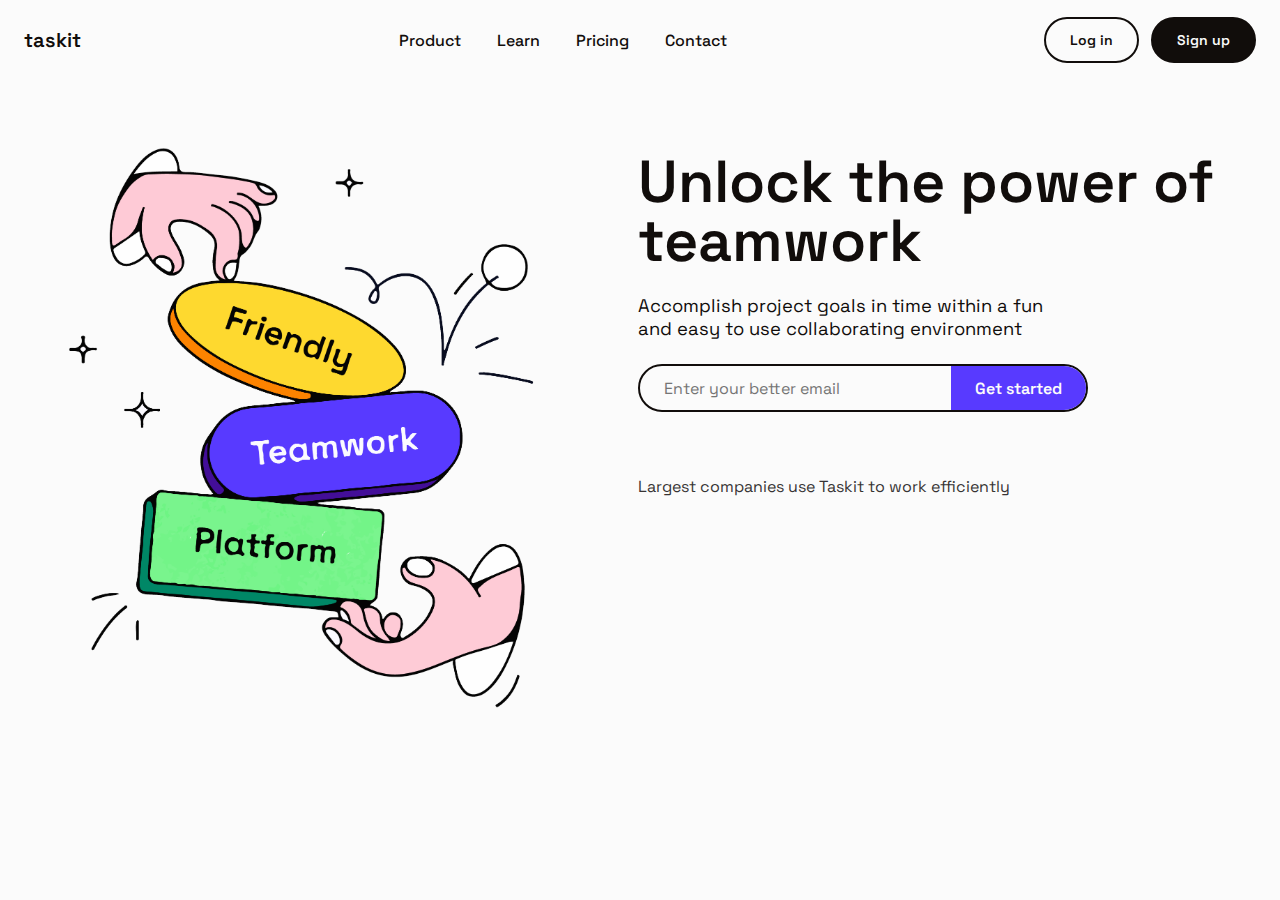
<file: task-manager-home-page/index.html>
<!DOCTYPE html>
<html lang="en">

<head>
    <meta charset="UTF-8">
    <meta name="viewport" content="width=device-width, initial-scale=1.0">
    <title>Landing Page Cover Design</title>

    <link rel="stylesheet" href="style.css">

    <!-- font  -->
    <link rel="stylesheet"
        href="https://fonts.googleapis.com/css2?family=Space+Grotesk:wght@300;400;500;600;700&display=swap">

    <link rel="shortcut icon" href="./logo.png" type="image/x-icon">

</head>

<body>

    <div class="container">
        <header class="header">
            <div class="logo">
                <!-- <img src="./logo.png" alt="" class="logo__img"> -->
                <span class="logo__txt">taskit</span>
            </div>

            <nav class="nav">
                <ul class="nav__list">
                    <li>
                        <a href="#" class="nav nav__item">Product</a>
                    </li>
                    <li>
                        <a href="#" class="nav nav__item">Learn</a>
                    </li>
                    <li>
                        <a href="#" class="nav nav__item">Pricing</a>
                    </li>
                    <li>
                        <a href="#" class="nav nav__item">Contact</a>
                    </li>
                </ul>
            </nav>

            <section class="auth">
                <button class="auth-cta auth-cta--login">Log in</button>
                <button class="auth-cta auth-cta--sign">Sign up</button>
            </section>
        </header>

        <main class="main">
            <section class="cover">
                <div class="cover__graphic">
                    <img src="./graphic.png" alt="" class="cover__graphic-img">
                </div>

                <div class="cover__content">
                    <h1 class="cover__title">
                        Unlock the
                        power of
                        teamwork
                    </h1>

                    <p class="cover__paragraph">
                        Accomplish project goals in time within a fun
                        and easy to use collaborating environment
                    </p>
                    <form action="#" method="post" class="form">
                        <div class="form__field-group">
                            <input autocomplete="off" type="email" name="email" class="form__field-input" id="email"
                                placeholder="Enter your better email">
                            <input type="submit" value="Get started" class="form__field-btn">
                        </div>
                    </form>

                    <!-- footer -->
                    <footer class="cover__footer">
                        <p class="cover__paragraph">
                            Largest companies use Taskit to work efficiently
                        </p>

                        <section class="slider" style="
                                --width: 100px; 
                                --height: 50px;
                                --quantity: 5;
                        ">
                            <ul class="slider__list">
                                <li class="slider__item" style="--position: 1;">
                                    <img src="./images/slider1_1.png" alt="">
                                </li>
                                <li class="slider__item" style="--position: 2;">
                                    <img src="./images/slider1_2.png" alt="">
                                </li>
                                <li class="slider__item" style="--position: 3;">
                                    <img src="./images/slider1_3.png" alt="">
                                </li>
                                <li class="slider__item" style="--position: 4;">
                                    <img src="./images/slider1_4.png" alt="">
                                </li>
                                <li class="slider__item" style="--position: 5;">
                                    <img src="./images/slider1_5.png" alt="">
                                </li>
                            </ul>
                        </section>
                    </footer>
                </div>

            </section>
        </main>
    </div>

</body>

</html>
</file>
<file: apartments-landing-cover/style.css>
* {
    font: inherit;
    color: inherit;
    text-decoration: none;
    line-height: 1;
    margin: 0;
    padding: 0;
    box-sizing: border-box;
}

ul, li {
    list-style: none;
}

button {
    border: none;
    background-color: transparent;
    cursor: pointer;
}

img {
    width: 100%;
    object-fit: cover;
}

body {
    background-color: #f8f7f7;
    font-family: 'Mulish', sans-serif;
    min-height: 100vh;
    padding-bottom: 2rem;
}

/* container */
.container {
    width: 100%;
    max-width: 1200px;
    padding-inline: 1.5rem;
    margin-inline: auto;
}


/* header */
.header {
    height: 88px;
    display: flex;
    justify-content: space-between;
    align-items: center;
}

.logo {
    display: flex;
    align-items: center;
    gap: .5rem;
}

.logo__graphic {
    width: 48px;
}

.logo__txt {
    font-weight: 700;
}

.nav__list {
    display: flex;
    gap: .25rem;
}

.nav__item {
    color: #6c6c6c;
    font-weight: 600;
    padding: .5rem 1rem;
}

.nav__item.is-active {
    color: #141414;
    font-weight: 700;
}



/* cover */
.cover {
    margin-top: 2rem;
    display: flex;
    flex-wrap: wrap;
    gap: 8rem;
    row-gap: 3rem;
}

.cover__title {
    font-weight: 800;
    font-size: 4rem;
    line-height: 1.15;
}

.cover__paragraph {
    margin-top: 1rem;
    line-height: 1.25;
}

.cover__content,
.slides {
    flex: 1;
}

.slides {
    display: flex;
    align-items: center;
}

.slides__graphics {
    flex: 1;
}

.slides__slide {
    display: flex;
    flex-direction: column;
    gap: 1rem;
    min-width: 450px;
}

.slides__controls {
    min-width: 100px;
    height: 100%;
    display: flex;
    flex-direction: column;
    justify-content: space-between;
    align-items: flex-end;
}

.controls__range {
    writing-mode: vertical-lr;
    font-weight: 800;
    font-size: 1.25rem;
}

.range__total {
    color: #6c6c6c;
}

.controls__line {
    width: 4px;
    background-color: #141414;
    height: 50px;
    margin-right: .25rem;
}



.slide__content {
    display: flex;
    flex-direction: column;
    gap: 2.5rem;
    color: #dcdbdb;
    background-color: #141414;
    padding: 1.5rem;
}

.slide__title {
    font-size: 1.5rem;
    font-weight: 700;
    margin-top: .5rem;
    position: relative;
}

.slide__title::before {
    content: '';
    position: absolute;
    width: 50px;
    height: 3px;
    background-color: #dcdbdb;
    top: -10px;
}

.slide__data {
    display: flex;
    gap: 1.5rem;
    font-size: .75rem;
}

.slide__data-title {
    font-weight: 600;
    font-size: .85rem;
    margin-bottom: .5rem;
}

.slide__data-txt {
    color: #b8b7b7;
    text-wrap: nowrap;
}

.slide__author {
    font-weight: 700;
    font-size: .75rem;
}


@media screen and (max-width: 600px) {

    .slides__controls {
        flex-direction: row;
        width: 100%;
        height: auto;
        padding-top: 2rem;
    }

    .slides {
        flex-wrap: wrap;
    }

    .controls__range {
        writing-mode: horizontal-tb;
    }

    .controls__line {
        width: 50px;
        height: 4px;
    }

    .slides__slide {
        min-width: 100%;
    }

    .slide__data {
        flex-wrap: wrap;
    }

    .nav__list {
        display: none;
    }
}

@media screen and (max-width: 500px) {
    .cover__title {
        font-size: 2.5rem;
    }
}



.features {
    margin-top: 5rem;
    display: flex;
    flex-wrap: nowrap;
    gap: 1.5rem;
    overflow: auto;
    padding: .5rem 0;
}

.stn-features {
    position: relative;
}

.stn-features::after {
    content: '';
    position: absolute;
    height: calc(100% - 16px);
    width: 150px;
    background: linear-gradient(
        -90deg,
        #fff,
        transparent
    );
    top: 8px;
    right: 0;
}

.features::-webkit-scrollbar {
    display: none;
}

.features__feature {
    color: #f2f2f2;
    display: flex;
    flex-direction: column;
    gap: 1rem;
    padding: 5rem 1.25rem;
    background-color: #d2bcab;
    background-image: var(--bg-image);
    background-repeat: no-repeat;
    background-position: center center;
    background-size: cover;
    border: 1px solid #fff;
    background-blend-mode: multiply;
    min-width: 250px;
    width: 250px;
    border-radius: .25rem;

    box-shadow: 0 0 4px 0 rgb(0 0 0 / .1);
}

.feature__small-txt {
    font-size: .75rem;
    font-weight: 600;
}

hr {
    height: 4px;
    background-color: #f2f2f2;
    border: none;
}

.feature__title {
    font-size: 1.5rem;
    white-space: pre-line;
    font-weight: 700;
}

.feature__cta {
    display: flex;
    gap: 2rem;
    justify-content: space-between;
    align-items: center;
    font-weight: 700;
    font-size: .875rem;
}
</file>
<file: card-hover-effect/style.css>
* {
    margin: 0;
    padding: 0;
    box-sizing: border-box;
    font: inherit;
    color: inherit;
    text-decoration: none;
}

body {
    height: 100vh;
    display: grid;
    place-content: center;
    place-items: center;
    background-color: #f5f5f5;
    font-family: 'Sora', sans-serif;
    font-weight: 400;
    padding-inline: 1.5rem;
}

.card {
    --translate: -20px;
    width: min(100%, 350px);
    transition: width 300ms ease;
}


@media (hover: hover) {
    .card:hover {
        width: 380px;
        --translate: -60px;
    }
}


.card__cover {
    position: relative;
    height: 200px;
}

.card__cover-photo {
    width: min(100%, 280px);
    display: block;
    transform: translateY(var(--translate));
    margin-inline: auto;
    transition: transform 500ms 150ms cubic-bezier(.87, -1.38, .03, 1.54);
}

.card__cover-bg {
    position: absolute;
    background: var(--bg-img) no-repeat;
    background-position: center;
    background-size: cover;
    inset: 0;
    z-index: -1;
    border-radius: 1rem 1rem 0 0;
    top: 60px;
}

.card__description {
    position: relative;
    background-color: #fff;
    padding: 1rem 1.5rem;
    font-size: .875rem;
    line-height: 1.5;
    color: #323131;
    box-shadow: 0 10px 20px rgb(0 0 0 / .1);
    border-radius: 0 0 1rem 1rem;
}

.card__title {
    font-weight: 700;
    font-size: 1.25rem;
    text-decoration: underline wavy 2px #631bd6;
    margin-bottom: .75rem;
}

.card__link-info {
    display: block;
    margin-top: 1.5rem;
    background-color: hsla(263, 78%, 47%, .2);
    padding: .5rem 1rem;
    border-radius: .5rem;
    text-align: center;
    color: #631bd6;
    font-weight: 500;
}
</file>
<file: chatGPT-local/style.css>
* {
    margin: 0;
    padding: 0;
    box-sizing: border-box;
    line-height: 1;
    font: inherit;
    color: inherit;
}

button {
    background-color: transparent;
    border: none;
    cursor: pointer;
}

ul,
li {
    list-style: none;
}

input {
    background-color: transparent;
    border: none;
}

input:focus {
    outline: none;
}

body {
    min-height: 100dvh;
    font-family: 'Space Grotesk', sans-serif;
    padding: 1.5rem;
    background-image: url('./image.png');

    display: grid;
    place-content: center;
    place-items: center;
    gap: 1rem;
}



/* main */
.main {
    width: min(450px, 100%);
    min-width: 450px;
    height: 70vh;
    background-color: #f2f2f2;
    border-radius: .5rem;
    box-shadow: 0px 25px 80px rgba(0, 0, 0, 0.15);

    padding: 1.5rem;
    overflow: auto;

    scrollbar-width: 0;
    scroll-behavior: smooth;
}

.main::-webkit-scrollbar {
    display: none;
}

.loading {
    text-align: center;
    display: flex;
    justify-content: center;
    height: 100%;
    align-items: center;
    flex-direction: column;
    margin-top: 50%;

    i {
        pointer-events: none;
        width: 2.5em;
        height: 2.5em;
        border: 0.4em solid transparent;
        border-color: #eee;
        border-top-color: #3E67EC;
        border-radius: 50%;
        animation: loadingspin 1s linear infinite;
    }

    h4 {
        color: #444;
        margin-bottom: 8px;
    }

    h5 {
        font-weight: 400;
        margin: 0;
        font-size: 10px;
        opacity: .4;
    }
}

@keyframes loadingspin {
    100% {
        transform: rotate(360deg)
    }
}


.form {
    width: min(450px, 100%);
    display: flex;
    align-items: center;
    background-color: #f2f2f2;
    height: 56px;
    border-radius: .5rem;
    padding: .5rem;
    padding-left: 1.5rem;
}

.form input {
    width: 100%;
    height: 100%;
}

.form button {
    box-shadow: 0px 25px 80px rgba(0, 0, 0, 0.15);
    display: grid;
    place-content: center;
    min-width: 48px;
    min-height: 48px;
    border-radius: .25rem;
    color: #f2f2f2;
    background-color: #fdc866;

    svg {
        transition: transform 300ms;
    }

    &:hover svg {
        transform: rotate(-45deg);
    }

    &:disabled {
        background-color: #808080;
        opacity: .4;
        pointer-events: none;
    }
}

.info {
    color: #496de4;
    font-size: .875rem;
    position: fixed;
    bottom: 24px;
}


/* MESSAGE */
.messages {
    display: flex;
    flex-direction: column;
    gap: 1.5rem;
}

.message {
    display: flex;
    flex-direction: column;
    max-width: 100%;

    &.user {
        align-self: flex-end;

        .message__who {
            margin-left: auto;
        }

        .message__txt {
            border-top-left-radius: 50px;
            border-top-right-radius: 0;
        }
    }

    .message__who {
        width: 40px;
        height: 40px;
        /* border: 2px solid teal; */
        display: grid;
        place-content: center;
        color: #808080;
        font-weight: 500;
    }

    .message__txt {
        padding: 1rem 1.5rem;
        font-size: .875rem;
        background-color: #f2f2f2;
        border-radius: 50px;
        border-top-left-radius: 0;
        box-shadow: 0px 25px 80px rgba(0, 0, 0, 0.15);
        word-wrap: break-word;
    }
}
</file>
<file: image-gallery-design/index.css>
* {
    margin: 0;
    padding: 0;
    box-sizing: border-box;
    color: inherit;
    font: inherit;
    text-decoration: none;
}

:root {
    --grey: #3c4858;
    --muted: #8492a6;
}

body {
    min-height: 100vh;
    font-family: 'Sora', sans-serif;
    font-weight: 400;
    line-height: 1.5;
    color: var(--grey);
    padding-block: 3rem;
    background-color: hsl(225, 40%, 95%);
}

.container {
    width: min(1024px, 100%);
    margin-inline: auto;
    padding-inline: 1.5rem;
}

.text-muted {
    color: var(--muted);
}

.text-center {
    text-align: center;
}

.title {
    font-weight: 600;
    font-size: clamp(1.5rem, 5vw, 4rem);
    margin-bottom: .75rem;
}

.summary {
    font-size: .875rem;
    letter-spacing: .5px;
}

.gallery {
    margin-top: 3rem;
    display: grid;
    gap: 1rem;
    grid-template-columns: repeat(auto-fit, minmax(min(250px, 100%), 1fr));
    grid-auto-rows: 280px 380px;
    grid-auto-flow: dense;
}

.gallery-item {
    height: 100%;
    background: linear-gradient(to bottom, transparent 30%, var(--grey)), var(--bg-img);
    background-size: cover;
    background-position: center;
    background-repeat: no-repeat;
    background-blend-mode: multiply;
    display: flex;
    align-items: end;
    color: #fff;
    padding: 1rem;
    border-radius: .5rem;
    transition: box-shadow 300ms, transform 200ms;
}

.gallery-item:hover {
    box-shadow: rgb(17 12 46 / 0.5) 0px 32px 64px 0px;
    transform: scale(1.02);
}

@media screen and (width > 760px) {
    .item-col-2 {
        grid-column: span 2;
    }
}
</file>
<file: job-landing-ui/style.css>
* {
    margin: 0;
    padding: 0;
    box-sizing: border-box;
    font: inherit;
    color: inherit;
    line-height: 1;
}

button {
    background-color: transparent;
    border: none;
    display: inline-block;
}

a {
    text-decoration: none;
}

ul,
li {
    list-style: none;
}

body {
    font-size: 16px;
    font-family: 'Mulish', sans-serif;

}


/* HEADER */
.header {
    height: 96px;
    display: flex;
    align-items: center;
    padding: 0 1.5rem;
    font-weight: 600;
}

.logo {
    display: flex;
    align-items: center;
    gap: 1rem;
    margin-right: 10rem;
}

.logo__graphic {
    width: 30px;
    height: 60px;
    border-top-right-radius: 30px;
    border-bottom-right-radius: 30px;
    display: block;
    background-color: black;
}

.auth-actions {
    margin-left: auto;
    font-weight: 700;
}

.auth-actions>button {
    padding: .75rem 1.5rem;
}

.auth-join.auth-join {
    background-color: black;
    color: #e9eaed;
    padding: .75rem 2rem;
}

.nav__list {
    display: flex;
    gap: .25rem;
}

.nav__item {
    padding: .5rem 1rem;
}

/* COVER SECTION */
.cover {
    padding: 0 1.5rem;
    padding-top: 3rem;
    min-height: calc(100vh - 96px);
    display: flex;
    align-items: center;
    background: linear-gradient(90deg,
            #e9eaed 50%,
            #d95d37 50%);
}

@media screen and (height > 960px) and (width > 760px) {
    .cover {
        min-height: max-content;
    }
}

.cover__content,
.cover__graphic {
    flex: 1;
}

.cover__content {
    padding-right: 5.5rem;
}

.cover__graphic {
    overflow: hidden;
}

.cover__graphic img {
    width: 85%;
    height: 100%;
    display: block;
    object-fit: cover;
    margin-left: auto;
}


.cover__header {
    display: flex;
    flex-direction: column;
    gap: 1rem;
    font-weight: 700;
}

.cover__header-title {
    font-size: 3.5rem;
    font-weight: 800;
    margin-top: .5rem;
    line-height: 1.25;
}


.cover__body-paragraph {
    margin-top: 1rem;
    margin-bottom: 3rem;
    line-height: 1.8;
}

.cover__body-paragraph strong {
    font-weight: 700;
    font-style: italic;
}


.shadow-style {
    border: 2px solid black;
    box-shadow: 6px 6px 0;
    transition: box-shadow 300ms;
}

/* FOOTER */
.cover__footer {
    display: flex;
    gap: 1.5rem;
    margin-top: 7rem;
    flex-wrap: wrap;
}

.cover__footer-span {
    font-size: 1.5rem;
    font-weight: 800;
}

.cover__footer-text {
    font-weight: 600;
    line-height: 1.5;
}

.box {
    width: 48px;
    height: 48px;
    display: grid;
    place-items: center;
    box-shadow: 4px 4px 0;
}


/* CTAS */
.group-cta {
    display: flex;
    gap: 1rem;
    flex-wrap: wrap;
}

.cta {
    display: flex;
    align-items: center;
    justify-content: center;
    font-weight: 700;
    padding: .75rem 1.5rem;
    cursor: pointer;
}

.main-cta {
    display: flex;
    align-items: center;
    gap: 1rem;
}

.main-cta:hover {
    box-shadow: 0 6px 0 2px;
}

.main-cta:active {
    box-shadow: 0 0 0;
}

.secondary-cta {
    text-decoration: underline;
}


.container {
    max-width: 1200px;
    margin-inline: auto;
}


/* MEDIA QUERIS */
@media screen and (max-width: 1000px) {
    .cover__graphic img {
        width: 100%;
    }
}

@media screen and (max-width: 930px) {
    .cover {
        background: none;
    }

    .cover__graphic {
        display: none;
    }

    body {
        background: cyan;
    }
}


@media screen and (max-width: 900px) {
    .nav {
        display: none;
    }

    .logo {
        margin: 0;
    }
}

@media screen and (max-width: 600px) {
    .cover__content {
        padding-right: 0;
    }
}

@media screen and (max-width: 450px) {
    .logo__txt {
        display: none;
    }
}

@media screen and (max-width: 400px) {
    .cover__header-title {
        font-size: 2.5rem;
    }
}
</file>
<file: photography-cover-design/style.css>
*,
::before,
::after {
    margin: 0;
    padding: 0;
    box-sizing: border-box;
    color: inherit;
    font: inherit;
    text-decoration: none;
}

:root {
    --color-light-grey: #d9d9d9;
    /* RGB: (217, 217, 217) */
    --color-dark-navy: #0b1026;
    /* RGB: (11, 16, 38) */
    --color-dark-grey: #585858;
    --color-black: #000000;
    /* RGB: (0, 0, 0) */
    --color-medium-grey: #c0c0c0;
    /* RGB: (192, 192, 192) */
    --color-white: #ffffff;
    /* RGB: (255, 255, 255) */
    --color-light-medium-grey: #b8b8b8;
    /* RGB: (184, 184, 184) */
    --color-light-grey-alt: #d1d1d1;
    /* RGB: (209, 209, 209) */
    --color-dark-grey: #6e6e6e;
    /* RGB: (108, 108, 108) */
    --color-dark-grey-alt: #1b1b1b;
    /* RGB: (27, 27, 27) */
    --color-light-medium-grey-alt: #bebebe;
    /* RGB: (190, 190, 190) */
}

button {
    background-color: transparent;
    border: none;
    cursor: pointer;
    line-height: 1;
}

img {
    width: 100%;
}

svg {
    line-height: 1;
}

strong {
    color: var(--color-black);
    font-weight: 700;
}

ul,
li {
    list-style: none;
}

::-webkit-scrollbar {
    width: 14px;
    background-color: var(--color-light-medium-grey);
}

::-webkit-scrollbar-thumb {
    background-color: var(--color-dark-grey);
    border: 4px solid var(--color-light-medium-grey);
    border-radius: 10px;
}


body {
    font-family: 'Cabin Condensed', sans-serif;
    background-color: var(--color-light-grey);
    color: var(--color-dark-grey);
    font-weight: 400;
    padding-bottom: 3rem;
}

/* Desahabilitar el scroll en el body, esta clase se agrega al abrir el menu de navegación en dispositivos mobiles */
body.no-scroll {
    overflow: hidden;
}


.container {
    width: min(1480px, 100%);
    padding-inline: 1.5rem;
    margin-inline: auto;
}

.container--header {
    height: 8rem;
    display: flex;
    align-items: center;
    font-size: 1rem;
    font-size: clamp(1rem, 4vw, 1.25rem);
    justify-content: space-between;
    font-family: 'Bayon', sans-serif;
    position: relative;
    z-index: 10;
}

.navigation {
    position: relative;
}

.nav-list {
    display: flex;
    gap: 6rem;
    flex-direction: column;
    position: fixed;
    background-color: var(--color-light-grey-alt);
    width: 100vw;
    left: 0;
    top: 0;
    justify-content: center;
    align-items: center;
    padding: 3rem 1.5rem;
    transition: transform 300ms cubic-bezier(0.075, 0.82, 0.165, 1);
    z-index: -1;
    transform: translateY(-100%);
}

.nav-list.is-visible {
    transform: translateY(0);
}

.btn-cta {
    color: var(--color-black);
    border: 4px solid var(--color-black);
    padding: 1rem 1.5rem;
    font-size: 1.125rem;
    border-radius: .25rem;
}

.nav-list__item.is-active {
    color: var(--color-black);
}

.nav-list__item {
    position: relative;
    cursor: pointer;

    &:not(:last-child)::before {
        content: '';
        position: absolute;
        height: 2px;
        width: 100%;
        background-color: var(--color-dark-grey);
        bottom: -3rem;
    }
}

.toggle-menu {
    height: 32px;
}


@media screen and (width > 1024px) {
    .btn-cta--header {
        display: unset;
    }

    .nav-list {
        position: unset;
        height: auto;
        width: unset;
        flex-direction: row;
        transform: unset;
        background-color: unset;
    }

    .toggle-menu {
        display: none;
    }

    .nav-list__item:not(:last-child)::before {
        content: '';
        position: absolute;
        height: 100%;
        width: 2px;
        background-color: var(--color-dark-grey);
        bottom: unset;
        right: -3rem;
    }
}




/* SECTION HERO */
.ctm-box {
    position: relative;
    border: 2px solid var(--color-medium-grey);
    border-radius: .25rem;
}

.ctm-box--hero {
    min-height: calc(100vh - 8rem);
    padding: 1.5rem;
}

@media screen and (width > 760px) and (height > 1280px) {
    .ctm-box--hero {
        min-height: auto;
    }
}


.ctm-box--details {
    margin-top: 4rem;
    padding: 1rem;
    display: flex;
    flex-direction: column;
    gap: 1.5rem 0;
}


@media screen and (width > 760px) {
    .ctm-box--hero {
        padding: 4rem;
    }

    .ctm-box--details {
        flex-direction: row;
    }
}

.ctm-box__rect {
    position: absolute;
    width: 30px;
    height: 30px;
    border: 5px solid var(--color-black);
    border-radius: .25rem;
}

.ctm-box__rect:nth-child(odd) {
    left: -4px;
    border-right: 0;
}

.ctm-box__rect:nth-child(even) {
    right: -4px;
    border-left: 0;
}

.ctm-box__rect:nth-last-child(n+3) {
    top: -4px;
    border-bottom: 0;
}

.ctm-box__rect:nth-child(n+3) {
    bottom: -4px;
    border-top: 0;
}

.hero__content {
    display: flex;
    flex-wrap: wrap;
    gap: 4rem;
    align-items: center;
}

.hero__description {
    flex: 1;
    flex-basis: 550px;
    position: relative;
}

.hero__graphic {
    max-width: 600px;
    flex: 1;
    margin-inline: auto;
}

.hero__title {
    font-family: 'Bayon', sans-serif;
    font-size: 4rem;
    font-size: clamp(4rem, 10vw, 6rem);
    line-height: 1.25;
    color: var(--color-black);
    margin-bottom: .25rem;
}

.hero__summary {
    line-height: 1.5;
    max-width: 420px;
}

.circle {
    color: var(--color-white);
    position: absolute;
    top: 50%;
    transform: translateY(-150%);
    right: 0;
    width: 120px;
    height: 120px;
    place-content: center;
    border-radius: 50%;
    background: linear-gradient(-45deg,
            #150642,
            #47193F);

    .text {
        position: absolute;
        animation: rote 8s linear infinite;
        width: 100%;
        height: 100%;

        >span {
            position: absolute;
            transform: rotate(calc(14deg * var(--pos)));
            font-size: .75rem;
            inset: 5px;
            text-align: center;
        }
    }

    .subcircle {
        border: 4px solid currentColor;
        border-radius: 50%;
        width: 70px;
        height: 70px;
        display: grid;
        place-content: center;
    }

    .subcircle-img {
        width: 3rem;
    }
}

@keyframes rote {
    to {
        transform: rotate(360deg);
    }
}

@media screen and (width > 560px) {
    .circle {
        display: grid;
    }
}

@media screen and (width > 760px) {
    .circle {
        transform: translateY(-50%);
    }
}


.btn-cta--hero {
    margin-top: 2rem;
    color: var(--color-light-grey);
    background-color: var(--color-black);
}



/* DETAILS */
.details__img {
    width: auto;
    height: 2.5rem;
    margin-bottom: .5rem;
}

.details__title {
    font-size: 1.5rem;
    color: var(--color-black);
    font-family: 'Bayon', sans-serif;
    line-height: 1.25;
    margin-bottom: .5rem;
}

.divider {
    display: block;
    width: 64px;
    height: 4px;
    background-color: var(--color-dark-grey);
    border-radius: 2px;
}

@media screen and (width > 760px) {
    .divider {
        height: 64px;
        width: 4px;
        align-self: center;
        margin-inline: 1.5rem;
    }
}

.link {
    text-decoration: underline;
    color: var(--color-black);
    font-weight: 700;
}


/* HERO FOOTER */
.hero__footer {
    margin-top: 3rem;

    .hero__title {
        font-size: 3rem;
        font-size: clamp(3rem, 8vw, 4.5rem);
    }
}

@media screen and (width > 1440px) {
    .hero__footer {
        display: flex;
        gap: 2rem;
        align-items: center;
    }
}

.features {
    background-color: var(--color-black);
    color: var(--color-light-grey);
    padding: 2.5rem 1.5rem;
    border-radius: .25rem;
    display: flex;
    flex-wrap: wrap;
    gap: 2rem 4rem;
}

.features__item {
    display: flex;
    flex-direction: column;
    gap: 1.5rem 2rem;
    flex-basis: 270px;
    flex-grow: 1;

    .features__item-title {
        color: var(--color-light-grey);
        font-size: 1.5rem;
    }
}

@media screen and (width > 760px) {
    .features__item {
        flex-direction: row;
        align-items: center;
    }
}

.features__item-img {
    width: 4rem;
}
</file>
<file: scroll-top-button/style.css>
*,
::before,
::after {
    margin: 0;
    padding: 0;
    box-sizing: border-box;
    color: inherit;
    font: inherit;
    text-decoration: none;
}


.container {
    width: min(1360px, 100%);
    padding-inline: 1.5rem;
    margin-inline: auto;
}

body {
    font-family: 'Space Grotesk', sans-serif;
    line-height: 1.5;
    color: #35383d;
    background-color: hsl(218, 7%, 92%);

    --orange: #eb621e;
}

section+section {
    margin-top: 4rem;
}

p+p {
    margin-top: 2rem;
}

header {
    height: 12rem;
    text-align: center;
    display: flex;
    align-items: center;
    justify-content: center;
    padding-top: 3rem;
    /* background-image:
        repeating-conic-gradient(from 10deg,
            hsla(204, 100%, 50%, .5) 0deg 10deg,
            hsla(60, 100%, 50%, .5) 10deg 20deg); */
    background: #fff3b0;
    font-size: clamp(2rem, 12vw, 7rem);
    margin-bottom: 1em;
}

.main-title {
    max-width: 1024px;
    line-height: 1;
    color: #5a3e02;
    font-weight: 700;

    text-shadow: 0 1px 0 #ffe680,
        0 2px 0 #ffdd66,
        0 3px 0 #ffd34d,
        0 4px 0 #ffca33,
        0 5px 0 #ffc21a,
        0 6px 0 #ffb800,
        0 7px 0 #e6a700,
        0 8px 0 #cc9600,
        0 0 5px rgba(255, 200, 0, 0.05),
        0 -1px 3px rgba(255, 200, 0, 0.2),
        0 9px 9px rgba(255, 200, 0, 0.3),
        0 12px 12px rgba(255, 200, 0, 0.3),
        0 15px 15px rgba(255, 200, 0, 0.3);
}


.subtitle {
    font-weight: 700;
    font-size: 1.25rem;
    /* margin-bottom: 1rem; */
    text-decoration: underline wavy 2px var(--orange);
    text-underline-offset: 8px;
    padding-block: 1rem 1.5rem;
    position: sticky;
    top: 0;
    background-color: hsl(218, 7%, 92%);
    line-height: 2;
}


footer {
    margin-top: 4rem;
    height: 20rem;
    display: flex;
    align-items: center;
    justify-content: center;
    font-family: 'Kanit';
    font-weight: 900;
    font-size: clamp(1.5rem, 8vw, 4rem);
    text-align: center;
    color: hsl(20, 74%, 52%);
    text-shadow: 0 1px 0 #ffe680,
        0 2px 0 #ffdd66,
        0 3px 0 #ffd34d,
        0 4px 0 #ffca33,
        0 5px 0 #ffc21a,
        0 6px 0 #ffb800,
        0 7px 0 #e6a700,
        0 8px 0 #cc9600,
        0 0 5px rgba(255, 200, 0, 0.05),
        0 -1px 3px rgba(255, 200, 0, 0.2),
        0 9px 9px rgba(255, 200, 0, 0.3),
        0 12px 12px rgba(255, 200, 0, 0.3),
        0 15px 15px rgba(255, 200, 0, 0.3);
}

.scroll-btn {
    border: none;
    width: 48px;
    height: 48px;
    border-radius: 50%;
    position: fixed;
    bottom: 16px;
    right: 16px;
    z-index: 10;
    line-height: 1;
    padding: .35rem;
    cursor: pointer;
    transform: scale(0);
    transition: transform 300ms;
}

.scroll-btn.show {
    transform: scale(1);
}

.scroll-btn__icon {
    display: grid;
    place-items: center;
    background-color: #fff;
    color: var(--orange);
    border-radius: 50%;
    width: 100%;
    height: 100%;
}

.dv {
    position: fixed;
    inset: 0;
    background-color: #ccc;
    z-index: 100;
}



/* Destacar palabras HTML || CSS || JavaScript */
.html,
.css,
.javascript {
    display: inline-block;
    padding: .125em .25em;
    font-size: .75rem;
    border-radius: .25em;
    font-weight: 700;
}

.html {
    background-color: rgb(235 98 30 / .2);
    color: #eb621e;
}

.css {
    background-color: rgb(0 153 255 / .2);
    color: #09f;
}

.javascript {
    background-color: rgb(214 166 46 / .2);
    color: hsl(43, 67%, 51%);
}
</file>
<file: slider-infinito-only-css/style.css>
* {
    margin: 0;
    padding: 0;
    box-sizing: border-box;
    color: inherit;
    line-height: 1;
    font: inherit;
}



body {
    min-height: 100vh;
    display: grid;
    place-content: center;
    text-align: center;
    background-color: #eff5f4;
    color: #3d3d3d;
}

h1 {
    font-family: 'Nanum Pen Script';
    font-size: 1.5rem;
    margin-bottom: .5rem;
    color: hsl(176, 72%, 40%);
}

h2 {
    font-family: 'Sora';
    font-weight: 600;
    font-size: clamp(2.5rem, 4.5vw, 4rem);
    margin-bottom: 3rem;
}

h2>span {
    position: relative;
    display: inline-block;
    margin-inline: .5rem;
    color: var(--clr);

    &::before {
        content: '';
        position: absolute;
        inset: -4px -8px;
        border-radius: 1rem;
        background-color: var(--clr-transparent);
        z-index: -1;
    }
}

.slider {
    overflow: hidden;
    white-space: nowrap;
    background-color: white;
    mask-image: linear-gradient(to right, transparent, black 20% 80%, transparent);
    -webkit-mask-image: linear-gradient(to right, transparent, black 20% 80%, transparent);
}

.slider+.slider {
    margin-top: 1rem;
}

.slider__track {
    padding-block: 1rem;
    display: inline-block;
    animation: slider 20s linear infinite;
}

.slider:hover .slider__track {
    animation-play-state: paused;
}

.slider__item {
    width: 100px;
    margin-inline: 2rem;
}

.slider:nth-child(even) {
    border: 2px solid #09f;
}

.slider:nth-child(even) .slider__track {
    animation-direction: reverse;
}


@keyframes slider {
    to {
        transform: translateX(-100%);
    }
}
</file>
<file: task-manager-home-page/style.css>
* {
    margin: 0;
    padding: 0;
    box-sizing: border-box;
    line-height: 1;
    font: inherit;
    color: inherit;
}

button {
    background-color: transparent;
    border: none;
}

ul,
li {
    list-style: none;
}

img {
    width: 100%;
    object-fit: cover;
}


body {
    min-height: 100vh;
    font-family: 'Space Grotesk', sans-serif;
    background-color: #FBFBFB;
    color: #110D0B;
}


.container {
    width: 100%;
    max-width: 1280px;
    padding: 0 1.5rem;
    margin-inline: auto;
}

.header {
    height: 80px;
    display: flex;
    align-items: center;
    justify-content: space-between;
}

.logo {
    display: flex;
    align-items: center;
    gap: .25rem;
    font-weight: 600;
    font-size: 1.25rem;
}

.nav__list {
    display: flex;
    align-items: center;
    gap: .25rem;

    .nav__item {
        padding: .5rem 1rem;
        text-decoration: none;
        font-weight: 500;
    }
}


.auth {
    display: flex;
    align-items: center;
    gap: .75rem;
}

.auth-cta {
    padding: .75rem 1.5rem;
    font-size: .875rem;
    border-radius: 1.5rem;
    font-weight: 600;
    border: 2px solid #110D0B;
}

.auth-cta--sign {
    background-color: #110D0B;
    color: #FBFBFB;
}



/* SECTION COVER  */
.cover {
    min-height: calc(100vh - 80px);
    display: flex;
    gap: 2rem;
    padding-top: 2.5rem;
}

.cover__graphic,
.cover__content {
    flex: 1;
}

.cover__title {
    font-size: 5rem;
    font-size: clamp(2rem, 4vw + .5rem, 5rem);
    font-weight: 600;
    line-height: 1;
}

.cover__graphic {
    max-width: 550px;
}

.cover__content {
    padding: 2rem 2rem 0;
    align-self: start;
    width: 100%;
}

.cover__paragraph {
    margin-top: 1.5rem;
    font-size: 1.15rem;
    text-wrap: balance;
}

/* FORM */
.form {
    margin-top: 1.5rem;
    box-sizing: border-box;
    width: 100%;
}

.form__field-group {
    border: 2px solid #110D0B;
    border-radius: 2rem;
    width: 100%;
    max-width: 450px;
    height: 48px;
    display: flex;
    align-items: center;
    overflow: hidden;
}

.form__field-input {
    background-color: transparent;
    border: none;
    height: 100%;
    width: 100%;
    padding: .25rem .25rem .25rem 1.5rem;
}

input:focus {
    outline: none;
}

.form__field-btn {
    background-color: transparent;
    border: none;
    height: 100%;
    background-color: #583aff;
    font-weight: 600;
    color: #FBFBFB;
    padding: .75rem 1.5rem;
}

.cover__footer {
    margin-top: 4rem;
}

.cover__footer .cover__paragraph {
    font-size: 1rem;
    color: #373434;
}



/* slider */
.slider {
    margin-top: 2rem;
    width: 100%;
    overflow: hidden;
    mask-image: linear-gradient(to right,
            transparent,
            #000 10% 50%,
            transparent);
}

.slider__list {
    display: flex;
    height: var(--height);
    gap: 1rem;
    width: 100%;
    min-width: calc(var(--width) * var(--quantity));
    position: relative;
    z-index: -1;
}

.slider__item {
    width: var(--width);
    height: var(--height);
    position: absolute;
    left: 100%;
    animation: autoRun 10s linear infinite;
    animation-delay: calc((10s / var(--quantity)) * (var(--position) - 1));
    opacity: .5;
}

@keyframes autoRun {
    from {
        left: 100%;
    }

    to {
        left: calc(var(--width) * -1);
    }
}


@media screen and (max-width: 1024px) {
    .cover__graphic {
        display: none;
    }

    .cover__content {
        padding: 0;
        padding-top: 2rem;
    }
}

@media screen and (max-width: 760px) {
    .nav {
        display: none;
    }
}

@media screen and (max-width: 460px) {
    .auth-cta {
        padding: .5rem 1rem;
    }

    .cover__paragraph {
        color: 1rem;
        text-wrap: unset;
    }

    .form__field-group {
        font-size: .75rem;
    }

    .form__field-btn {
        padding: .5rem 1rem;
    }
}
</file>
